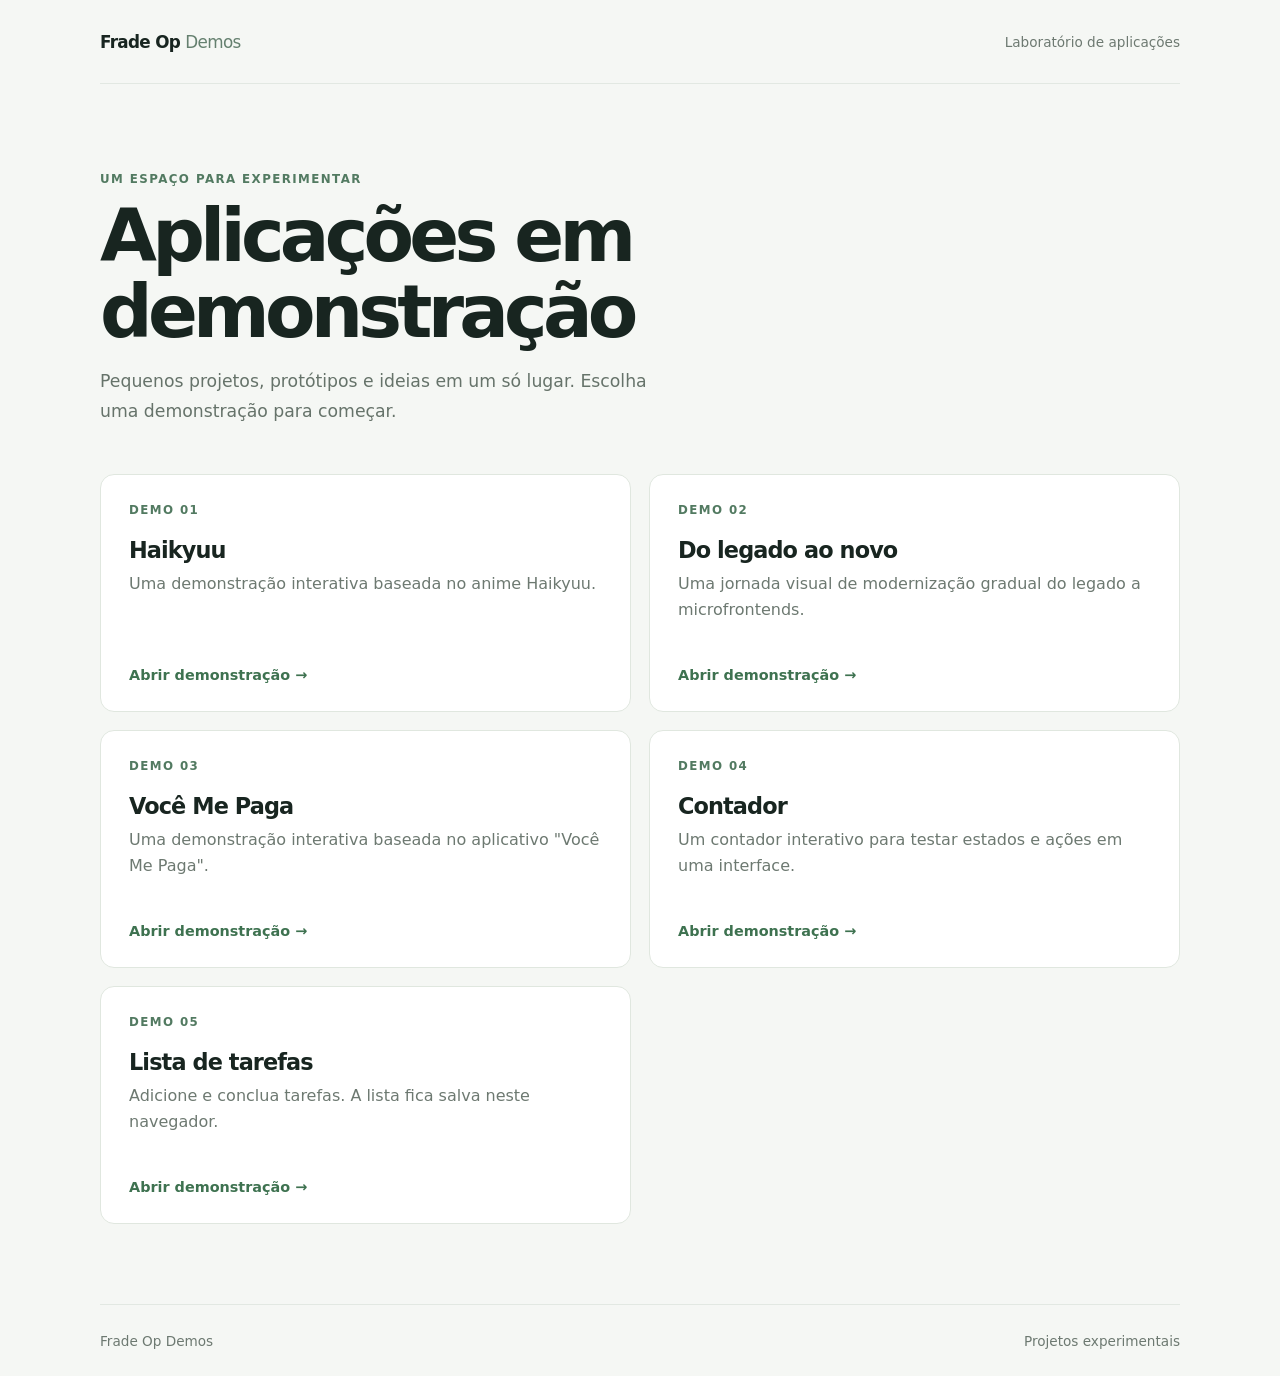
<file: index.html>
<!doctype html>
<html lang="pt-BR">
  <head>
    <meta charset="utf-8">
    <meta name="viewport" content="width=device-width, initial-scale=1">
    <meta name="description" content="Demonstrações e aplicações de teste da Frade Op.">
    <title>Demos | Frade Op</title>
    <link rel="stylesheet" href="styles.css">
  </head>
  <body>
    <header class="site-header">
      <a class="brand" href="./">Frade Op <span>Demos</span></a>
      <span class="header-note">Laboratório de aplicações</span>
    </header>
    <main class="container">
      <section class="hero">
        <p class="eyebrow">UM ESPAÇO PARA EXPERIMENTAR</p>
        <h1>Aplicações em demonstração</h1>
        <p class="intro">Pequenos projetos, protótipos e ideias em um só lugar. Escolha uma demonstração para começar.</p>
      </section>
      <section class="demo-grid" aria-label="Demonstrações disponíveis">
        <a class="demo-card" href="haikyuu/">
          <span class="demo-number">DEMO 01</span>
          <h2>Haikyuu</h2>
          <p>Uma demonstração interativa baseada no anime Haikyuu.</p>
          <span class="card-link">Abrir demonstração <span aria-hidden="true">→</span></span>
        </a>
        <a class="demo-card" href="legacy-to-new-demo/">
          <span class="demo-number">DEMO 02</span>
          <h2>Do legado ao novo</h2>
          <p>Uma jornada visual de modernização gradual do legado a microfrontends.</p>
          <span class="card-link">Abrir demonstração <span aria-hidden="true">→</span></span>
        </a>
        <a class="demo-card" href="voce-me-paga/">
          <span class="demo-number">DEMO 03</span>
          <h2>Você Me Paga</h2>
          <p>Uma demonstração interativa baseada no aplicativo "Você Me Paga".</p>
          <span class="card-link">Abrir demonstração <span aria-hidden="true">→</span></span>
        </a>
        <a class="demo-card" href="demo-1/">
          <span class="demo-number">DEMO 04</span>
          <h2>Contador</h2>
          <p>Um contador interativo para testar estados e ações em uma interface.</p>
          <span class="card-link">Abrir demonstração <span aria-hidden="true">→</span></span>
        </a>
        <a class="demo-card" href="demo-2/">
          <span class="demo-number">DEMO 05</span>
          <h2>Lista de tarefas</h2>
          <p>Adicione e conclua tarefas. A lista fica salva neste navegador.</p>
          <span class="card-link">Abrir demonstração <span aria-hidden="true">→</span></span>
        </a>
      </section>
    </main>
    <footer class="site-footer">
      <span>Frade Op Demos</span>
      <span>Projetos experimentais</span>
    </footer>
  </body>
</html>
</file>
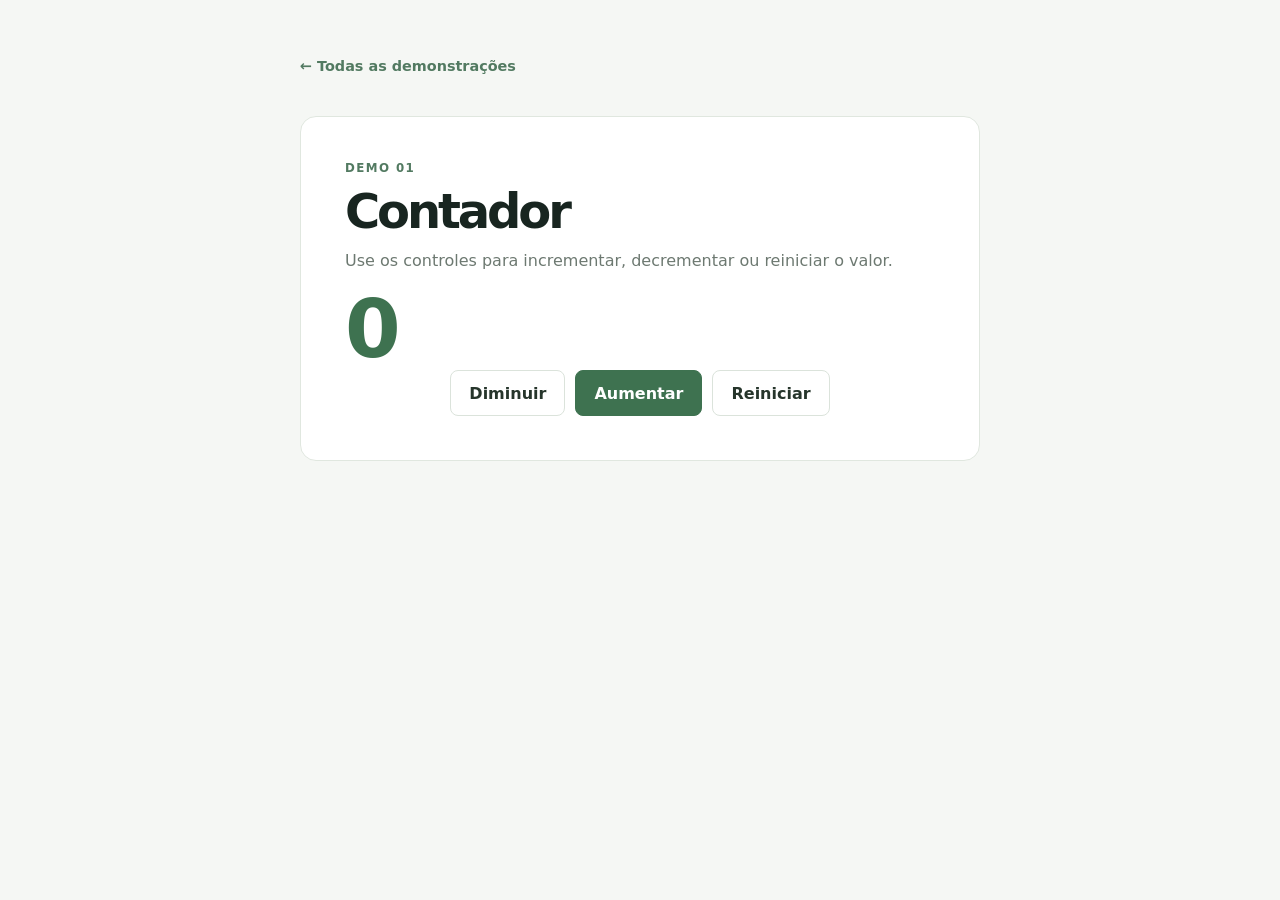
<file: demo-1/index.html>
<!doctype html>
<html lang="pt-BR">
  <head>
    <meta charset="utf-8">
    <meta name="viewport" content="width=device-width, initial-scale=1">
    <meta name="description" content="Demonstração interativa de um contador.">
    <title>Contador | Frade Op Demos</title>
    <link rel="stylesheet" href="../styles.css">
  </head>
  <body class="app-page">
    <main class="app-main">
      <a class="back-link" href="../">← Todas as demonstrações</a>
      <section class="app-panel">
        <p class="demo-number">DEMO 01</p>
        <h1>Contador</h1>
        <p class="app-description">Use os controles para incrementar, decrementar ou reiniciar o valor.</p>
        <output class="counter" id="count" aria-live="polite">0</output>
        <div class="button-row">
          <button type="button" id="decrement">Diminuir</button>
          <button type="button" class="primary" id="increment">Aumentar</button>
          <button type="button" id="reset">Reiniciar</button>
        </div>
      </section>
    </main>
    <script>
      const countOutput = document.querySelector("#count");
      let count = 0;

      function renderCount() {
        countOutput.textContent = String(count);
      }

      document.querySelector("#increment").addEventListener("click", () => {
        count += 1;
        renderCount();
      });

      document.querySelector("#decrement").addEventListener("click", () => {
        count -= 1;
        renderCount();
      });

      document.querySelector("#reset").addEventListener("click", () => {
        count = 0;
        renderCount();
      });
    </script>
  </body>
</html>
</file>
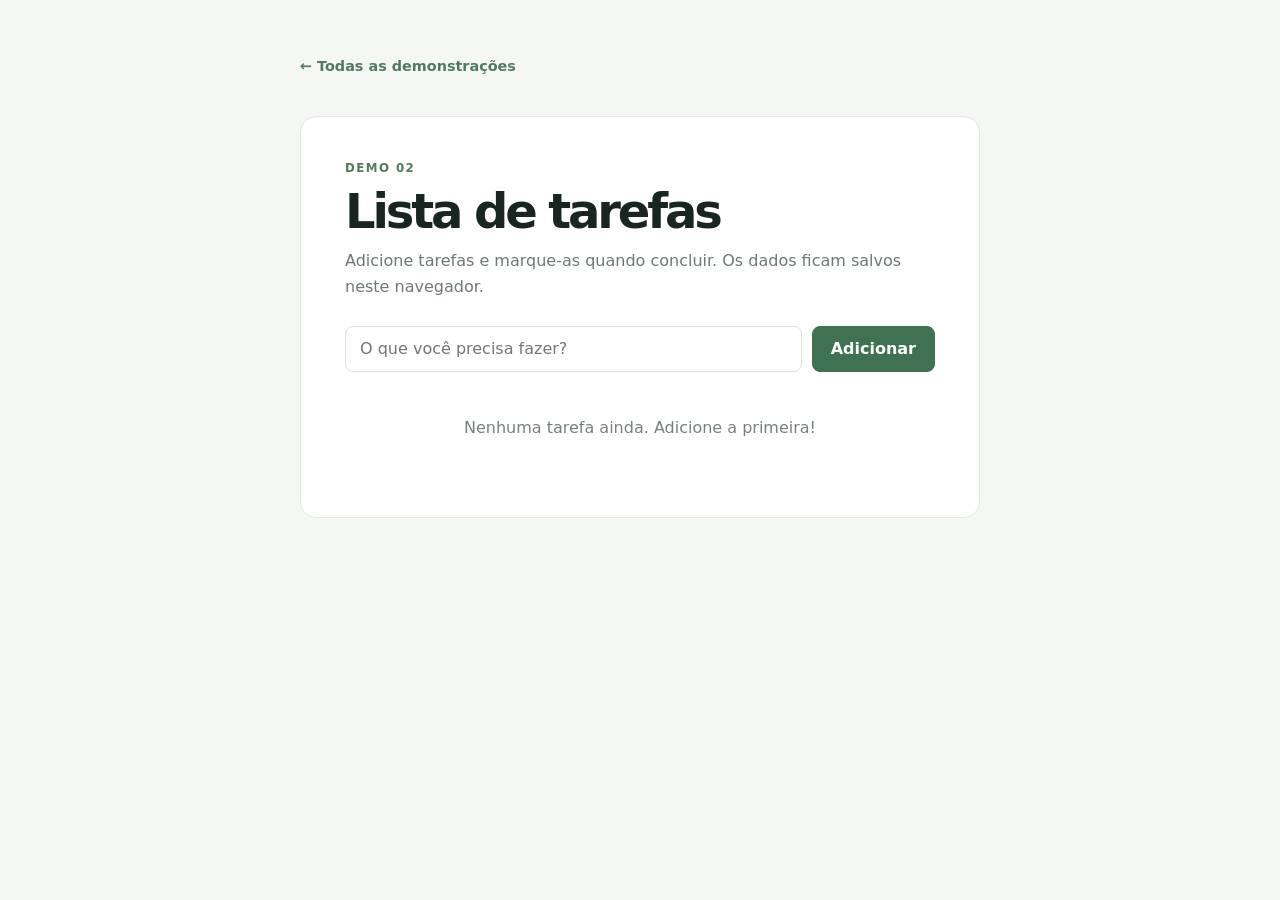
<file: demo-2/index.html>
<!doctype html>
<html lang="pt-BR">
  <head>
    <meta charset="utf-8">
    <meta name="viewport" content="width=device-width, initial-scale=1">
    <meta name="description" content="Demonstração de uma lista de tarefas local.">
    <title>Lista de tarefas | Frade Op Demos</title>
    <link rel="stylesheet" href="../styles.css">
  </head>
  <body class="app-page">
    <main class="app-main">
      <a class="back-link" href="../">← Todas as demonstrações</a>
      <section class="app-panel">
        <p class="demo-number">DEMO 02</p>
        <h1>Lista de tarefas</h1>
        <p class="app-description">Adicione tarefas e marque-as quando concluir. Os dados ficam salvos neste navegador.</p>
        <form class="task-form" id="task-form">
          <label class="visually-hidden" for="task-input">Nova tarefa</label>
          <input id="task-input" name="task" type="text" maxlength="120" placeholder="O que você precisa fazer?" required>
          <button class="primary" type="submit">Adicionar</button>
        </form>
        <ul class="task-list" id="task-list" aria-label="Tarefas"></ul>
        <p class="empty-state" id="empty-state">Nenhuma tarefa ainda. Adicione a primeira!</p>
      </section>
    </main>
    <script>
      const storageKey = "frade-op-demo-2-tasks";
      const form = document.querySelector("#task-form");
      const input = document.querySelector("#task-input");
      const list = document.querySelector("#task-list");
      const emptyState = document.querySelector("#empty-state");
      let tasks = JSON.parse(localStorage.getItem(storageKey) || "[]");

      function saveTasks() {
        localStorage.setItem(storageKey, JSON.stringify(tasks));
      }

      function renderTasks() {
        list.replaceChildren();
        emptyState.hidden = tasks.length > 0;

        tasks.forEach((task) => {
          const item = document.createElement("li");
          const checkbox = document.createElement("input");
          const label = document.createElement("span");
          const removeButton = document.createElement("button");

          checkbox.type = "checkbox";
          checkbox.checked = task.completed;
          checkbox.setAttribute("aria-label", `Concluir: ${task.text}`);
          checkbox.addEventListener("change", () => {
            task.completed = checkbox.checked;
            saveTasks();
            renderTasks();
          });

          label.textContent = task.text;

          removeButton.type = "button";
          removeButton.className = "remove-task";
          removeButton.textContent = "Remover";
          removeButton.setAttribute("aria-label", `Remover: ${task.text}`);
          removeButton.addEventListener("click", () => {
            tasks = tasks.filter((entry) => entry.id !== task.id);
            saveTasks();
            renderTasks();
          });

          if (task.completed) item.classList.add("completed");
          item.append(checkbox, label, removeButton);
          list.append(item);
        });
      }

      form.addEventListener("submit", (event) => {
        event.preventDefault();
        const text = input.value.trim();
        if (!text) return;

        tasks.push({ id: crypto.randomUUID(), text, completed: false });
        saveTasks();
        renderTasks();
        form.reset();
        input.focus();
      });

      renderTasks();
    </script>
  </body>
</html>
</file>
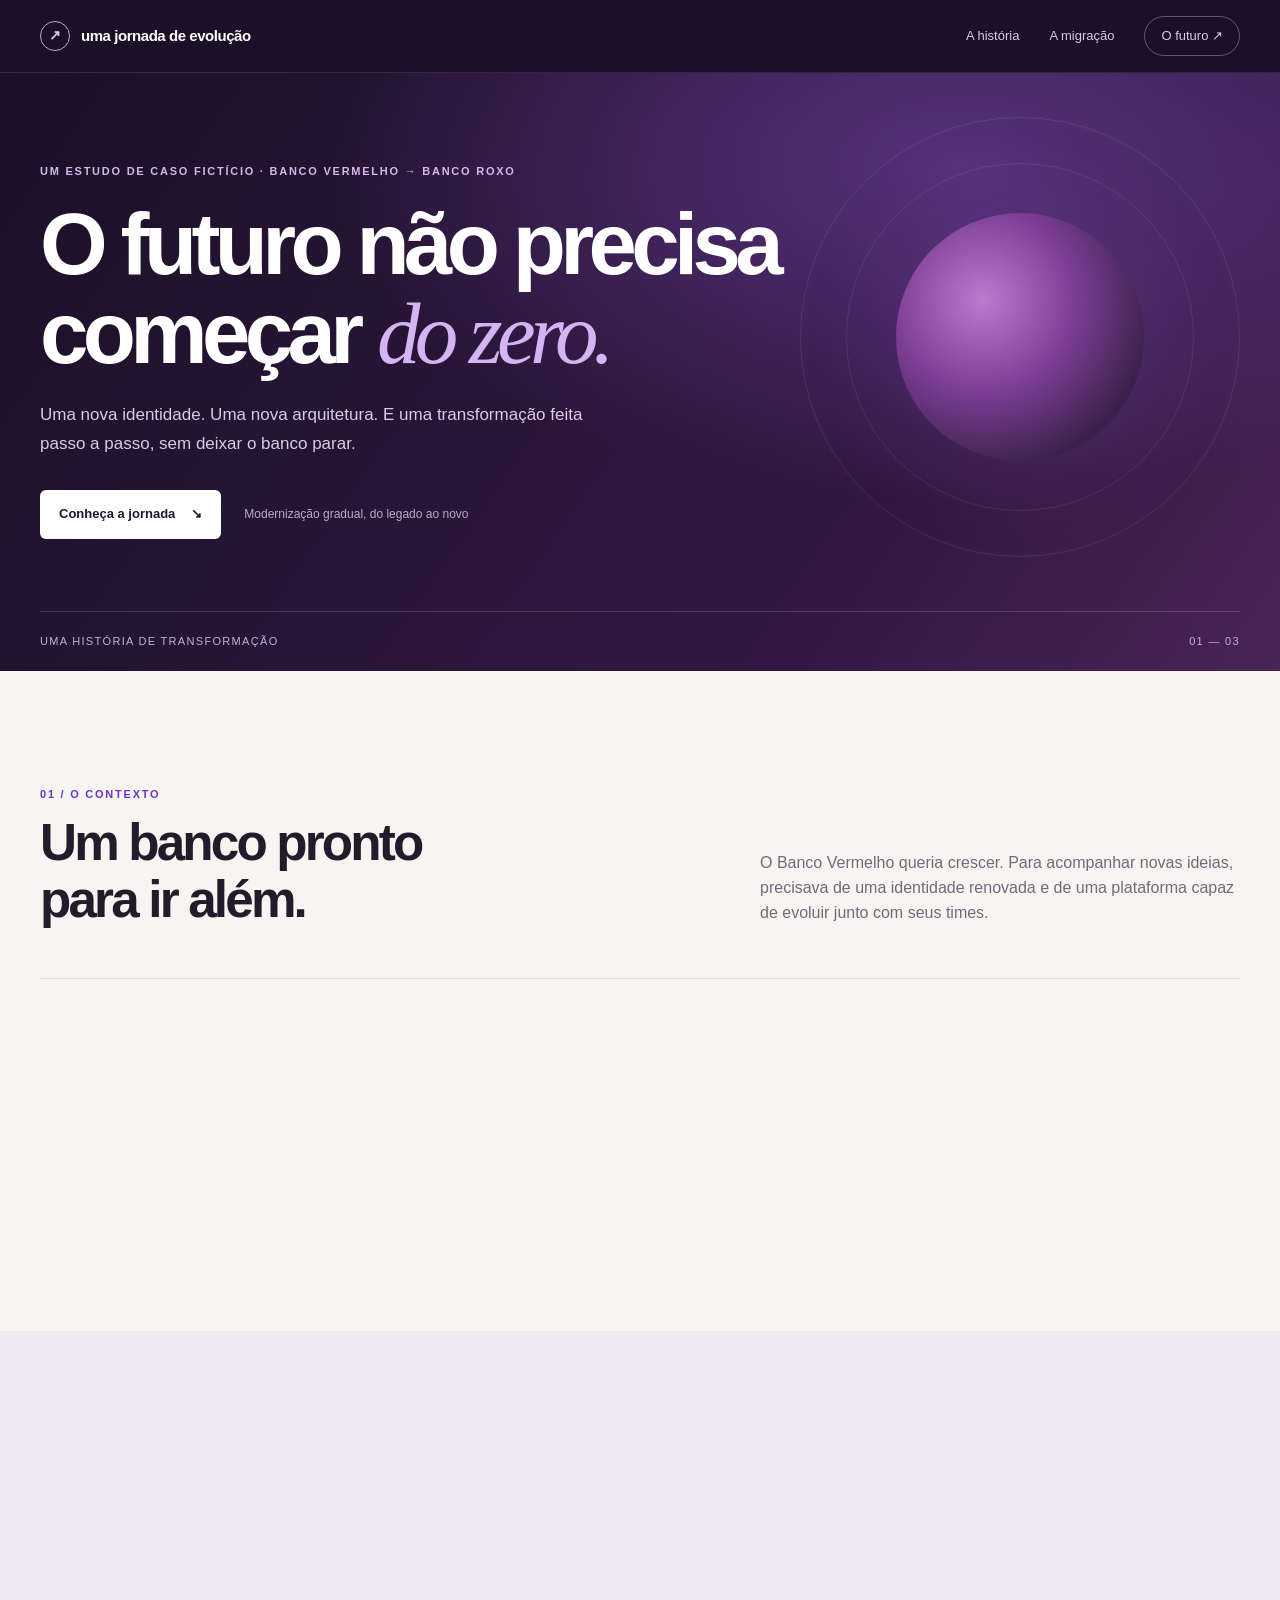
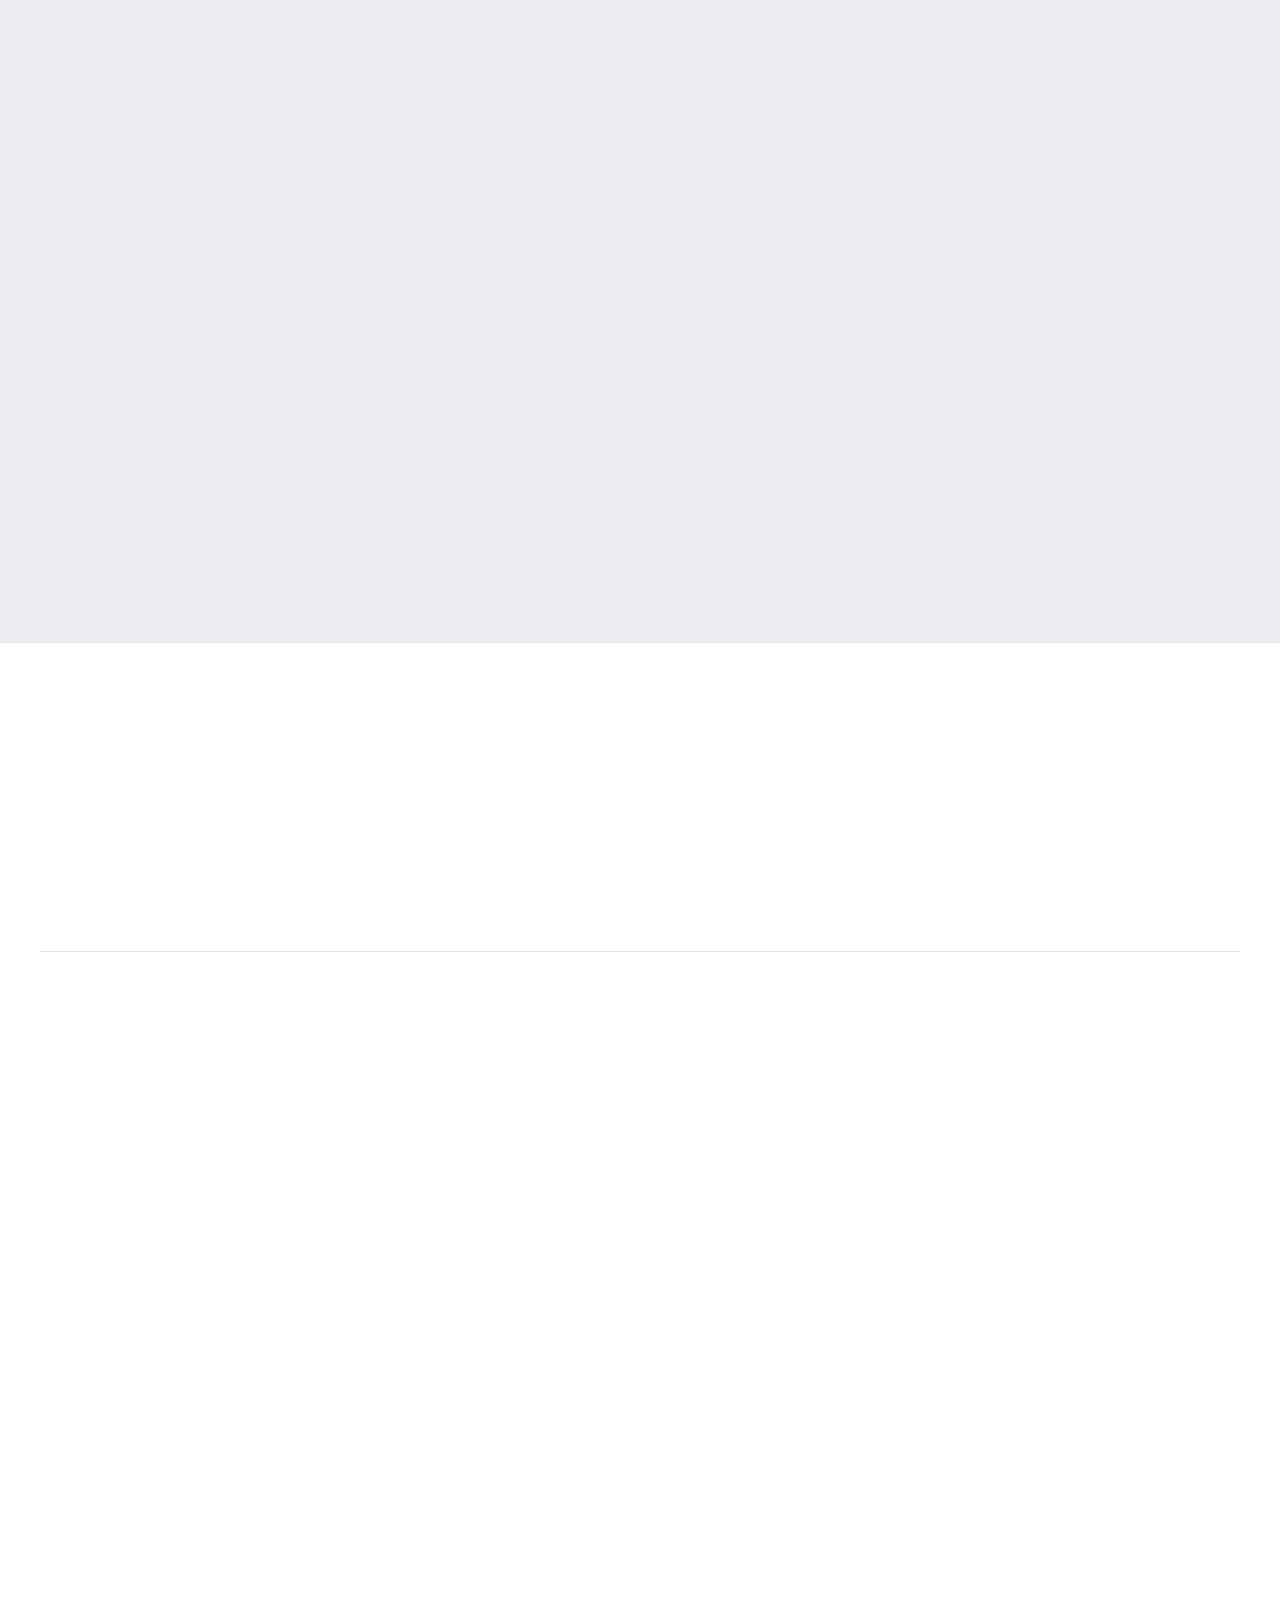
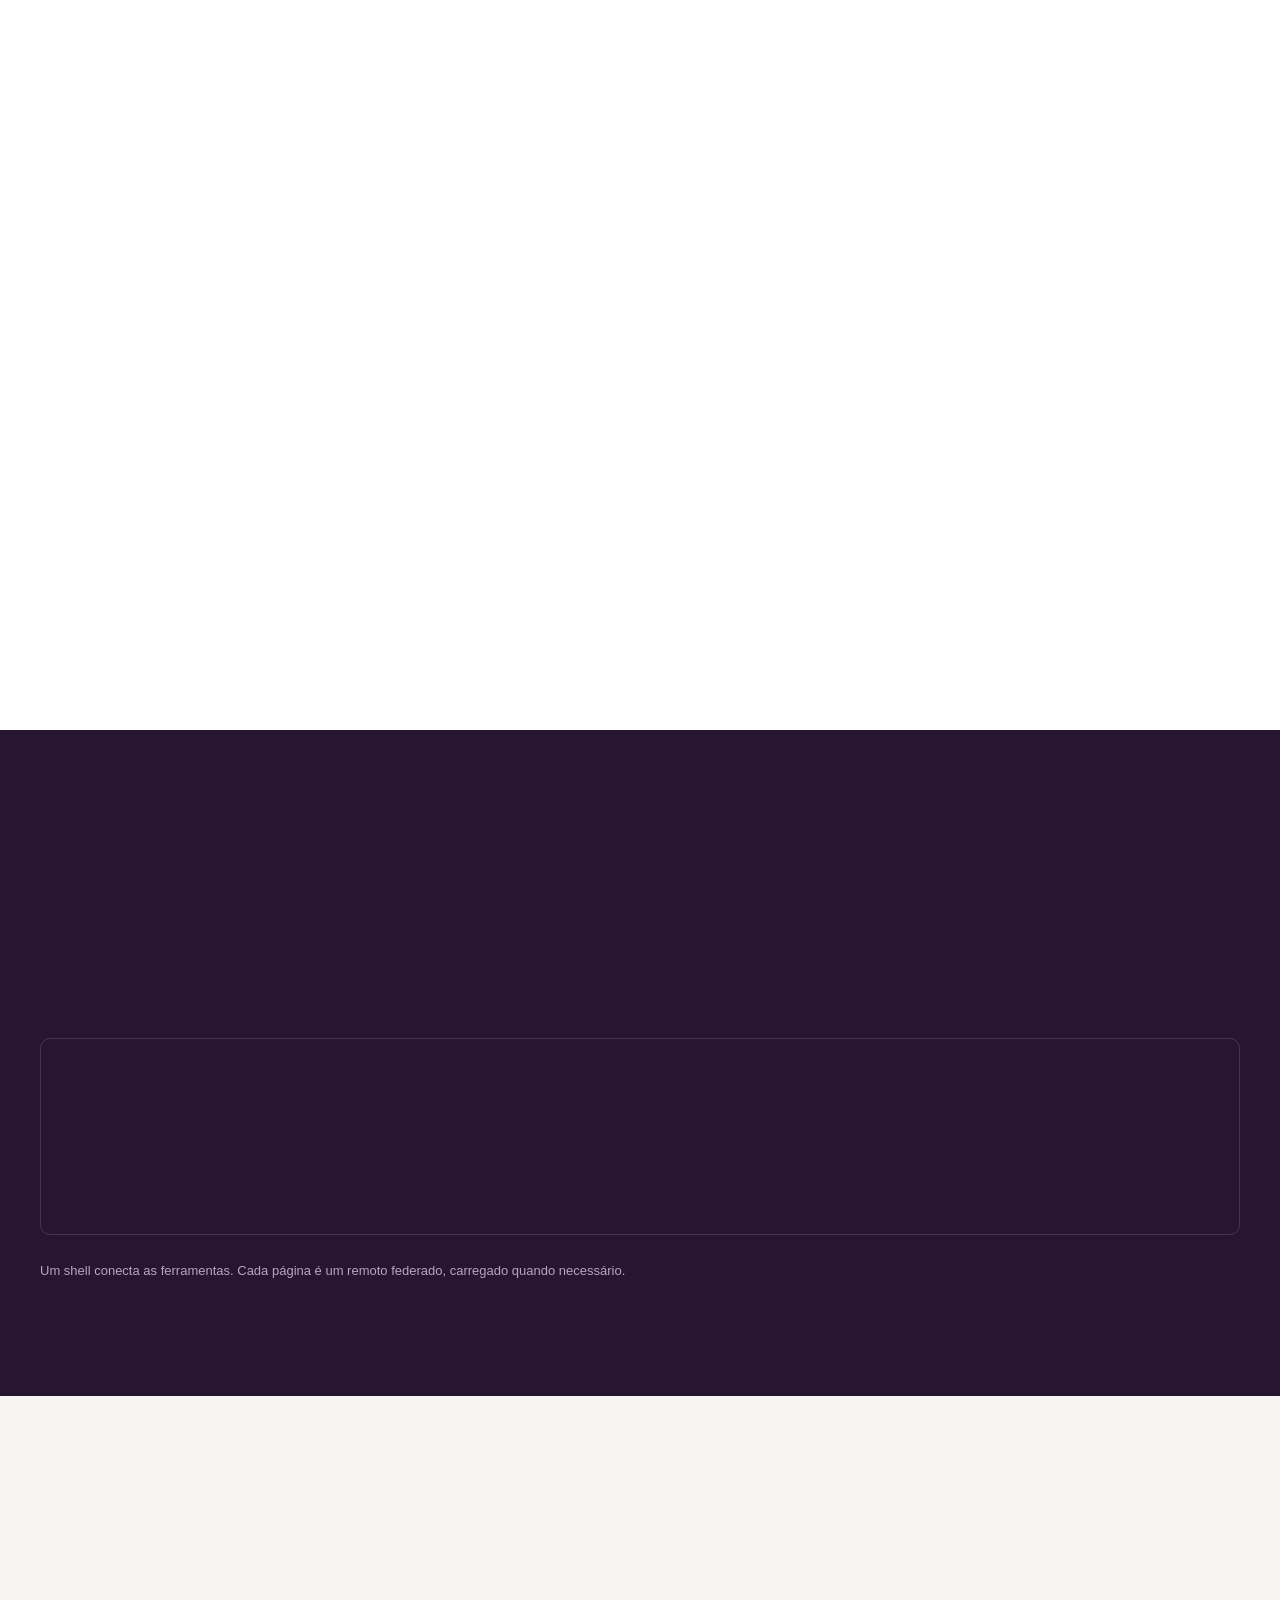
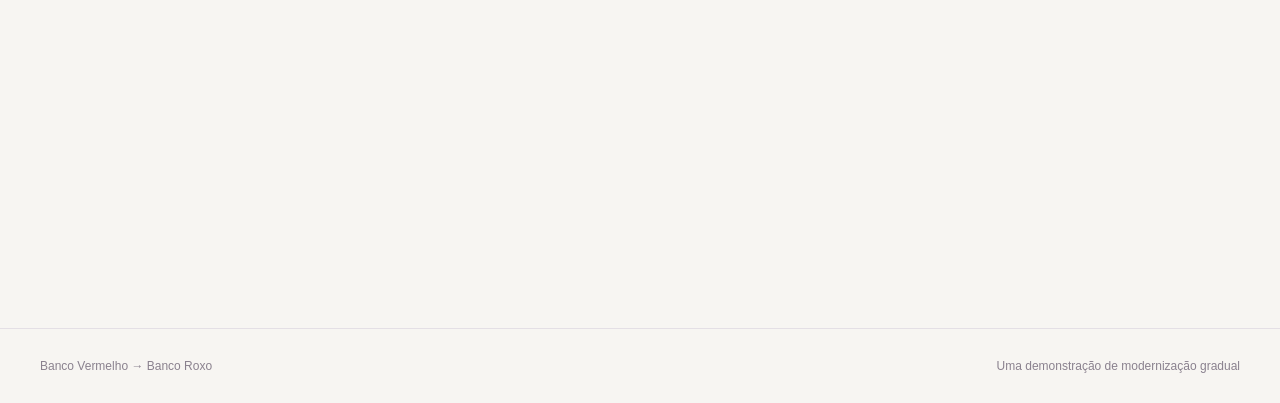
<file: legacy-to-new-demo/index.html>
<!doctype html>
<html lang="pt-BR">
<head>
  <meta charset="utf-8">
  <meta name="viewport" content="width=device-width, initial-scale=1">
  <meta name="description" content="A jornada fictícia do Banco Vermelho ao Banco Roxo: modernização gradual e microfrontends.">
  <link rel="icon" type="image/svg+xml" href="assets/favicon.svg">
  <title>De vermelho a roxo — Uma jornada de modernização</title>
  <style>
    :root {
      color-scheme: light;
      --ink: #211b2a;
      --muted: #716a77;
      --paper: #f7f5f2;
      --purple: #6b35c9;
      --dark: #20132d;
      --line: #e4dfe5;
    }
    * { box-sizing: border-box; }
    html { scroll-behavior: smooth; }
    body { margin: 0; background: var(--paper); color: var(--ink); font-family: "Segoe UI", Arial, sans-serif; line-height: 1.55; }
    a { color: inherit; }
    a:focus-visible, button:focus-visible { outline: 3px solid #ecae62; outline-offset: 4px; }
    .wrap { width: min(1200px, calc(100% - 48px)); margin-inline: auto; }
    .topbar { background: #1b1027; color: white; border-bottom: 1px solid #ffffff1a; }
    .topbar-inner { min-height: 72px; display: flex; align-items: center; justify-content: space-between; gap: 24px; }
    .brand { display: flex; gap: 11px; align-items: center; text-decoration: none; font-weight: 700; font-size: 15px; letter-spacing: -.03em; }
    .brand-mark { width: 30px; height: 30px; border: 1px solid #bca3d8; border-radius: 50%; display: grid; place-items: center; font-size: 14px; color: #decaf3; }
    .topbar nav { display: flex; align-items: center; flex-wrap: wrap; gap: 30px; font-size: 13px; color: #d7cde0; }
    .topbar nav a { text-decoration: none; transition: color .2s; }
    .topbar nav a:hover { color: white; }
    .topbar .nav-link { border: 1px solid #ffffff4d; border-radius: 99px; padding: 9px 16px; }
    .hero { color: #fff; background: radial-gradient(ellipse at 75% 15%, #56327b 0, transparent 47%), linear-gradient(125deg, #1b1027, #321842 70%, #4a2457); overflow: hidden; }
    .hero-inner { position: relative; padding: 90px 0 0; }
    .eyebrow { text-transform: uppercase; letter-spacing: .16em; font-weight: 700; font-size: 11px; }
    .hero .eyebrow { color: #d4b8e9; }
    .hero-copy { max-width: 760px; position: relative; z-index: 1; }
    h1, h2, h3, p { margin-top: 0; }
    h1 { margin: 20px 0 22px; font-size: clamp(48px, 6.8vw, 88px); letter-spacing: -.065em; line-height: 1.02; font-weight: 650; }
    h1 em { font-family: Georgia, serif; font-weight: 400; color: #d4b4f2; }
    .hero-copy > p:not(.eyebrow) { max-width: 545px; color: #d8cde0; font-size: 17px; line-height: 1.7; }
    .hero-actions { display: flex; gap: 23px; align-items: center; flex-wrap: wrap; margin-top: 32px; }
    .button { display: inline-flex; gap: 16px; align-items: center; background: #fff; color: #24142c; border-radius: 6px; padding: 14px 19px; text-decoration: none; font-weight: 700; font-size: 13px; transition: transform .2s, background .2s; }
    .button:hover { transform: translateY(-3px); background: #eee3fb; }
    .hero-note { color: #baadc4; font-size: 12px; }
    .hero-bottom { margin-top: 72px; padding: 21px 0; border-top: 1px solid #ffffff29; display: flex; justify-content: space-between; gap: 20px; color: #c1b2ce; font-size: 11px; letter-spacing: .12em; text-transform: uppercase; }
    .hero-orbit { position: absolute; width: 440px; height: 440px; right: 0; top: 44px; border: 1px solid #ffffff15; border-radius: 50%; pointer-events: none; }
    .hero-orbit::before, .hero-orbit::after { content: ""; position: absolute; border: 1px solid #ffffff15; border-radius: 50%; inset: 45px; }
    .hero-orbit::after { inset: 95px; background: radial-gradient(circle at 35% 35%, #bd7acd, #793c92 42%, #3b224a 75%); border: 0; box-shadow: 0 0 100px #a95ac52b; }
    section { scroll-margin-top: 20px; }
    .section { padding: 115px 0; }
    .section-head { display: grid; grid-template-columns: 1fr 1fr; gap: 40px; align-items: end; margin-bottom: 50px; }
    .section-head .eyebrow, .eyebrow.purple { color: var(--purple); }
    h2 { font-size: clamp(35px, 4vw, 56px); letter-spacing: -.055em; line-height: 1.12; font-weight: 650; margin-bottom: 0; }
    .section-head > p { max-width: 480px; color: var(--muted); margin: 0 0 3px auto; font-size: 16px; }
    .story-grid { display: grid; grid-template-columns: repeat(3, 1fr); border-top: 1px solid var(--line); }
    .story-card { padding: 30px 28px 4px 0; }
    .story-card + .story-card { padding-left: 28px; border-left: 1px solid var(--line); }
    .number { display: inline-flex; width: 38px; height: 38px; border-radius: 50%; align-items: center; justify-content: center; background: #ebe4ef; color: #633d7f; font-size: 12px; font-weight: 700; }
    .story-card h3 { font-size: 19px; letter-spacing: -.03em; margin: 24px 0 10px; }
    .story-card p, .stage-text p, .team p { color: var(--muted); font-size: 14px; }
    .showcase { background: #eeeaf1; }
    .showcase-head { display: flex; justify-content: space-between; align-items: end; gap: 30px; margin-bottom: 35px; }
    .showcase-head p { color: var(--muted); max-width: 390px; margin: 0; font-size: 14px; }
    .comparison { display: grid; grid-template-columns: 1fr 1fr; gap: 20px; }
    .screen-card { min-width: 0; background: #fff; border: 1px solid #e3dce6; border-radius: 10px; overflow: hidden; box-shadow: 0 18px 45px #3924490a; transition: transform .25s, box-shadow .25s; }
    .screen-card:hover { transform: translateY(-5px); box-shadow: 0 24px 55px #39244920; }
    .screen-label { display: flex; justify-content: space-between; gap: 12px; align-items: center; padding: 20px 22px; }
    .screen-label strong { display: block; font-size: 14px; }
    .screen-label span { color: #89808d; font-size: 12px; }
    .pill { border: 1px solid #e5dee8; border-radius: 99px; padding: 5px 10px; white-space: nowrap; }
    a.pill { color: #694480; font-size: 12px; text-decoration: none; transition: background .2s, border-color .2s; }
    a.pill:hover { background: #f3ebfa; border-color: #bda7cd; }
    .screen-image { background: #eae7ed; overflow: hidden; border-top: 1px solid #eee8f0; }
    .screen-image img { display: block; width: 100%; height: auto; transition: transform .5s; }
    .screen-card:hover img { transform: scale(1.025); }
    .screen-caption { padding: 15px 22px 19px; color: var(--muted); font-size: 13px; margin: 0; }
    .journey { background: #fff; }
    .stages { border-top: 1px solid var(--line); }
    .stage { display: grid; grid-template-columns: 100px 1fr 1.1fr; gap: 32px; align-items: start; padding: 35px 0; border-bottom: 1px solid var(--line); }
    .stage-index { color: #aaa1ac; font-family: Georgia, serif; font-size: 30px; }
    .stage-text .eyebrow { color: #8c7898; margin-bottom: 10px; }
    .stage-text h3 { font-size: 24px; letter-spacing: -.04em; margin-bottom: 10px; }
    .stage-text p { max-width: 350px; margin: 0; }
    .project-link { display: inline-block; margin-top: 16px; color: #6939a2; font-size: 13px; font-weight: 700; text-decoration: none; }
    .project-link:hover { text-decoration: underline; }
    .stage-detail { border-left: 2px solid #e9e1eb; padding: 2px 0 2px 22px; color: #635b69; font-size: 14px; }
    .stage-detail strong { color: var(--ink); }
    .stage-detail p:last-child { margin-bottom: 0; }
    .transition-preview { display: grid; grid-template-columns: 1.2fr 1fr; align-items: center; gap: 55px; margin-top: 70px; }
    .transition-preview h3 { font-size: 30px; line-height: 1.15; letter-spacing: -.04em; margin-bottom: 16px; }
    .transition-preview p { color: var(--muted); font-size: 15px; }
    .transition-preview .screen-card { transform: rotate(-1deg); }
    .transition-preview .screen-card:hover { transform: rotate(0) translateY(-4px); }
    .teams { background: #261631; color: white; }
    .teams .section-head > p { color: #c2b4cb; }
    .teams .eyebrow { color: #c7a6eb; }
    .team-grid { display: grid; grid-template-columns: repeat(4, 1fr); border: 1px solid #ffffff24; border-radius: 10px; overflow: hidden; }
    .team { min-height: 195px; padding: 25px; transition: background .25s; }
    .team + .team { border-left: 1px solid #ffffff24; }
    .team:hover { background: #ffffff0d; }
    .team-icon { display: grid; place-items: center; width: 37px; height: 37px; background: #ffffff12; color: #e0c3f6; border: 1px solid #ffffff24; border-radius: 9px; font-size: 19px; }
    .team h3 { margin: 22px 0 7px; font-size: 16px; }
    .team p { color: #c2b4cb; margin: 0; }
    .team-note { margin: 26px 0 0; color: #b7a5c2; font-size: 13px; }
    .outcome { padding: 100px 0; }
    .outcome-box { display: flex; justify-content: space-between; align-items: center; gap: 40px; border-top: 1px solid var(--line); border-bottom: 1px solid var(--line); padding: 46px 0; }
    .outcome-box h2 { max-width: 650px; }
    .outcome-box p { max-width: 400px; margin: 15px 0 0; color: var(--muted); font-size: 15px; }
    .button.dark { background: #2b173a; color: white; white-space: nowrap; }
    .button.dark:hover { background: #633d7f; }
    footer { border-top: 1px solid var(--line); padding: 28px 0; color: #8a818e; font-size: 12px; }
    .footer-inner { display: flex; justify-content: space-between; gap: 16px; flex-wrap: wrap; }
    .reveal { opacity: 1; transform: none; transition: opacity .65s ease, transform .65s ease; }
    .js-motion .reveal:not(.visible) { opacity: 0; transform: translateY(18px); }
    @media (max-width: 800px) {
      .hero-orbit { opacity: .35; right: -200px; }
      .hero-inner { padding-top: 75px; }
      .section { padding: 80px 0; }
      .section-head, .transition-preview { grid-template-columns: 1fr; gap: 25px; }
      .section-head > p { margin-left: 0; }
      .story-grid { grid-template-columns: 1fr; }
      .story-card, .story-card + .story-card { border-left: 0; border-bottom: 1px solid var(--line); padding: 25px 0; }
      .story-card h3 { margin-top: 14px; }
      .stage { grid-template-columns: 55px 1fr; gap: 20px; }
      .stage-detail { grid-column: 2; }
      .team-grid { grid-template-columns: 1fr 1fr; }
      .team:nth-child(3) { border-left: 0; }
      .team:nth-child(n+3) { border-top: 1px solid #ffffff24; }
      .outcome-box { align-items: start; flex-direction: column; }
    }
    @media (max-width: 560px) {
      .wrap { width: min(100% - 32px, 1200px); }
      .topbar-inner { align-items: flex-start; flex-direction: column; padding: 18px 0; gap: 16px; }
      .topbar nav { gap: 18px; }
      .topbar .nav-link { padding: 6px 10px; }
      .hero-inner { padding-top: 58px; }
      .hero-bottom { margin-top: 55px; font-size: 10px; }
      .comparison { grid-template-columns: 1fr; }
      .showcase-head { display: block; }
      .showcase-head p { margin-top: 16px; }
      .team-grid { grid-template-columns: 1fr; }
      .team { min-height: 0; }
      .team + .team { border-left: 0; border-top: 1px solid #ffffff24; }
      .outcome { padding: 70px 0; }
    }
    @media (prefers-reduced-motion: reduce) {
      *, *::before, *::after { scroll-behavior: auto !important; transition-duration: .01ms !important; animation-duration: .01ms !important; }
      .js-motion .reveal:not(.visible) { opacity: 1; transform: none; }
    }
  </style>
</head>
<body>
  <header class="topbar">
    <div class="wrap topbar-inner">
      <a class="brand" href="#inicio"><span class="brand-mark" aria-hidden="true">↗</span> uma jornada de evolução</a>
      <nav aria-label="Navegação da página">
        <a href="#historia">A história</a>
        <a href="#jornada">A migração</a>
        <a class="nav-link" href="#arquitetura">O futuro <span aria-hidden="true">↗</span></a>
      </nav>
    </div>
  </header>

  <main>
    <section class="hero" id="inicio">
      <div class="wrap hero-inner">
        <div class="hero-orbit" aria-hidden="true"></div>
        <div class="hero-copy">
          <p class="eyebrow">Um estudo de caso fictício · Banco Vermelho → Banco Roxo</p>
          <h1>O futuro não precisa começar <em>do zero.</em></h1>
          <p>Uma nova identidade. Uma nova arquitetura. E uma transformação feita passo a passo, sem deixar o banco parar.</p>
          <div class="hero-actions">
            <a class="button" href="#historia">Conheça a jornada <span aria-hidden="true">↘</span></a>
            <span class="hero-note">Modernização gradual, do legado ao novo</span>
          </div>
        </div>
        <div class="hero-bottom"><span>Uma história de transformação</span><span>01 — 03</span></div>
      </div>
    </section>

    <section class="section" id="historia">
      <div class="wrap">
        <div class="section-head reveal">
          <div><p class="eyebrow">01 / O contexto</p><h2>Um banco pronto<br>para ir além.</h2></div>
          <p>O Banco Vermelho queria crescer. Para acompanhar novas ideias, precisava de uma identidade renovada e de uma plataforma capaz de evoluir junto com seus times.</p>
        </div>
        <div class="story-grid">
          <article class="story-card reveal"><span class="number">01</span><h3>Uma base que funciona</h3><p>O sistema interno legado atendia às operações do banco, mas concentrava as páginas em um mesmo layout e dependia de resolvers que atrasavam a navegação.</p></article>
          <article class="story-card reveal"><span class="number">02</span><h3>Uma ambição maior</h3><p>O Banco Vermelho passou por uma repaginação e se tornou Banco Roxo. A mudança também abriu espaço para expandir as ferramentas da empresa.</p></article>
          <article class="story-card reveal"><span class="number">03</span><h3>Uma mudança responsável</h3><p>Em vez de substituir tudo de uma vez, a empresa escolheu migrar por etapas, preservando as ferramentas existentes enquanto as novas ficavam prontas.</p></article>
        </div>
      </div>
    </section>

    <section class="section showcase" aria-labelledby="visual-title">
      <div class="wrap">
        <div class="showcase-head reveal">
          <div><p class="eyebrow purple">Antes & depois</p><h2 id="visual-title">Uma nova cor.<br>A mesma essência.</h2></div>
          <p>Capturas reais das aplicações demonstrativas: a experiência conhecida ganha uma nova identidade e uma nova base tecnológica.</p>
        </div>
        <div class="comparison">
          <article class="screen-card reveal">
            <div class="screen-label"><div><strong>Banco Vermelho</strong><span>O ponto de partida</span></div><a class="pill" href="https://github.com/frade-op/legacy-to-new-demo/tree/main/legacy" target="_blank" rel="noopener noreferrer">Legado · Angular 7 ↗</a></div>
            <div class="screen-image"><img src="assets/screenshots/legado.png" alt="Tela inicial do sistema legado Banco Vermelho, com indicadores, gráfico e movimentações." width="1440" height="900" loading="lazy"></div>
            <p class="screen-caption">Um sistema único, com páginas montadas dinamicamente por um layout compartilhado.</p>
          </article>
          <article class="screen-card reveal">
            <div class="screen-label"><div><strong>Banco Roxo</strong><span>A experiência renovada</span></div><a class="pill" href="https://github.com/frade-op/legacy-to-new-demo/tree/main/new" target="_blank" rel="noopener noreferrer">Novo · Angular 22 ↗</a></div>
            <div class="screen-image"><img src="assets/screenshots/novo.png" alt="Tela inicial do Banco Roxo, com a mesma estrutura e identidade visual roxa." width="1440" height="900" loading="lazy"></div>
            <p class="screen-caption">Uma interface familiar, agora moderna e composta por páginas independentes.</p>
          </article>
        </div>
      </div>
    </section>

    <section class="section journey" id="jornada">
      <div class="wrap">
        <div class="section-head reveal">
          <div><p class="eyebrow">02 / A jornada</p><h2>Transformar sem<br>interromper.</h2></div>
          <p>A migração acompanha o ritmo do negócio: cada etapa mantém o acesso às funcionalidades enquanto a próxima é construída.</p>
        </div>
        <div class="stages">
          <article class="stage reveal">
            <span class="stage-index">01</span>
            <div class="stage-text"><p class="eyebrow">O ponto de partida</p><h3>Legado em operação</h3><p>O Banco Vermelho reúne quatro páginas em uma aplicação Angular 7.</p><a class="project-link" href="https://github.com/frade-op/legacy-to-new-demo/tree/main/legacy" target="_blank" rel="noopener noreferrer">Ver projeto legado no GitHub ↗</a></div>
            <div class="stage-detail"><p><strong>Uma estrutura compartilhada.</strong> Um único layout monta as páginas e os resolvers simulam uma espera de três segundos antes de exibir os dados.</p></div>
          </article>
          <article class="stage reveal">
            <span class="stage-index">02</span>
            <div class="stage-text"><p class="eyebrow">A transição</p><h3>Convivência gradual</h3><p>O Banco Roxo chega primeiro à visão geral e às contas. As demais ferramentas continuam funcionando no legado.</p><a class="project-link" href="https://github.com/frade-op/legacy-to-new-demo/tree/main/middle-term" target="_blank" rel="noopener noreferrer">Ver projeto intermediário no GitHub ↗</a></div>
            <div class="stage-detail"><p><strong>Duas aplicações, uma jornada.</strong> A navegação por URL conecta Angular 22 e Angular 7. Nesta etapa, cada aplicação mantém seu próprio runtime.</p></div>
          </article>
          <article class="stage reveal">
            <span class="stage-index">03</span>
            <div class="stage-text"><p class="eyebrow">A evolução</p><h3>Uma plataforma modular</h3><p>As quatro páginas são recriadas em Angular moderno e passam a ser carregadas como microfrontends.</p><a class="project-link" href="https://github.com/frade-op/legacy-to-new-demo/tree/main/new" target="_blank" rel="noopener noreferrer">Ver projeto novo no GitHub ↗</a></div>
            <div class="stage-detail"><p><strong>Uma base para crescer.</strong> Module Federation com Vite permite compor os remotos no shell e compartilhar o runtime Angular compatível.</p></div>
          </article>
        </div>
        <div class="transition-preview reveal">
          <article class="screen-card">
            <div class="screen-label"><div><strong>Durante a migração</strong><span>Movimentações no legado, já com a identidade roxa</span></div><a class="pill" href="https://github.com/frade-op/legacy-to-new-demo/tree/main/middle-term" target="_blank" rel="noopener noreferrer">Etapa intermediária ↗</a></div>
            <div class="screen-image"><img src="assets/screenshots/transicao.png" alt="Página de movimentações do legado na etapa intermediária, usando a identidade do Banco Roxo." width="1440" height="900" loading="lazy"></div>
          </article>
          <div><p class="eyebrow purple">O melhor dos dois momentos</p><h3>O novo chega.<br>O que funciona fica.</h3><p>A identidade visual é renovada antes de toda a tecnologia ser substituída. Enquanto contas já vive no sistema moderno, movimentações e investimentos permanecem no legado até sua migração.</p></div>
        </div>
      </div>
    </section>

    <section class="section teams" id="arquitetura">
      <div class="wrap">
        <div class="section-head reveal">
          <div><p class="eyebrow">03 / A arquitetura</p><h2>Mais autonomia.<br>Mais possibilidades.</h2></div>
          <p>Com microfrontends, cada time pode cuidar de uma ferramenta e evoluí-la de forma independente, dentro de uma experiência integrada.</p>
        </div>
        <div class="team-grid">
          <article class="team reveal"><span class="team-icon" aria-hidden="true">◫</span><h3>Visão geral</h3><p>O panorama das operações, em um só lugar.</p></article>
          <article class="team reveal"><span class="team-icon" aria-hidden="true">◎</span><h3>Contas</h3><p>A carteira de clientes e suas informações.</p></article>
          <article class="team reveal"><span class="team-icon" aria-hidden="true">⇄</span><h3>Movimentações</h3><p>O acompanhamento das operações do banco.</p></article>
          <article class="team reveal"><span class="team-icon" aria-hidden="true">▥</span><h3>Investimentos</h3><p>Uma visão clara da carteira de investimentos.</p></article>
        </div>
        <p class="team-note">Um shell conecta as ferramentas. Cada página é um remoto federado, carregado quando necessário.</p>
      </div>
    </section>

    <section class="outcome">
      <div class="wrap outcome-box reveal">
        <div><p class="eyebrow purple">A transformação continua</p><h2>Novas possibilidades,<br>sem perder o caminho.</h2><p>Este exemplo é fictício e usa dados demonstrativos. Explore as decisões e os detalhes técnicos de cada etapa no repositório.</p></div>
        <a class="button dark" href="https://github.com/frade-op/legacy-to-new-demo" target="_blank" rel="noopener noreferrer">Explorar o projeto <span aria-hidden="true">↗</span></a>
      </div>
    </section>
  </main>
  <footer><div class="wrap footer-inner"><span>Banco Vermelho → Banco Roxo</span><span>Uma demonstração de modernização gradual</span></div></footer>
  <script>
    if ('IntersectionObserver' in window && !window.matchMedia('(prefers-reduced-motion: reduce)').matches) {
      const elements = document.querySelectorAll('.reveal');
      const observer = new IntersectionObserver(entries => {
        entries.forEach(entry => entry.target.classList.toggle('visible', entry.isIntersecting));
      }, { threshold: 0.08 });
      elements.forEach(element => observer.observe(element));
      document.documentElement.classList.add('js-motion');
    }
  </script>
</body>
</html>
</file>
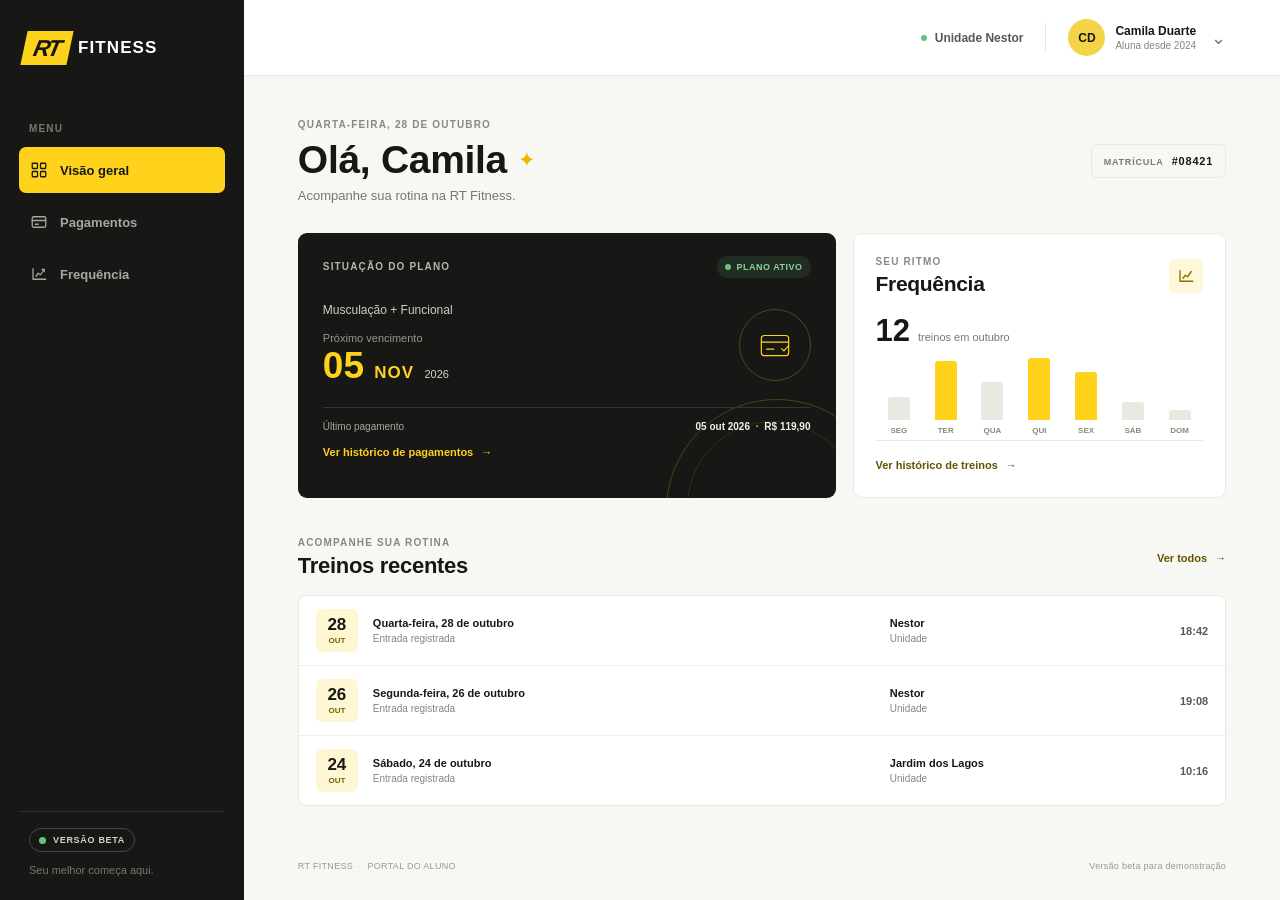
<file: rt-fitness-demo/index.html>
<!doctype html>
<html lang="pt-BR">
  <head>
    <meta charset="utf-8">
    <meta name="viewport" content="width=device-width, initial-scale=1">
    <meta name="theme-color" content="#111111">
    <meta
      name="description"
      content="Portal beta do aluno RT Fitness: pagamentos e frequência."
    >
    <title>RT Fitness | Portal do aluno</title>
    <link rel="stylesheet" href="styles.css">
    <script src="app.js" defer></script>
  </head>
  <body>
    <div class="app-shell">
      <aside class="sidebar" aria-label="Navegação principal">
        <a class="brand" href="#inicio" aria-label="RT Fitness, início">
          <span class="brand-mark">RT</span>
          <span class="brand-name">FITNESS</span>
        </a>

        <p class="sidebar-label">MENU</p>
        <nav class="main-nav">
          <button class="nav-link is-active" type="button" data-screen="overview" aria-current="page">
            <svg viewBox="0 0 24 24" aria-hidden="true"><rect x="3" y="3" width="7" height="7" rx="1"></rect><rect x="14" y="3" width="7" height="7" rx="1"></rect><rect x="3" y="14" width="7" height="7" rx="1"></rect><rect x="14" y="14" width="7" height="7" rx="1"></rect></svg>
            <span>Visão geral</span>
          </button>
          <button class="nav-link" type="button" data-screen="payments">
            <svg viewBox="0 0 24 24" aria-hidden="true"><rect x="3" y="5" width="18" height="14" rx="2"></rect><path d="M3 10h18M7 15h4"></path></svg>
            <span>Pagamentos</span>
          </button>
          <button class="nav-link" type="button" data-screen="attendance">
            <svg viewBox="0 0 24 24" aria-hidden="true"><path d="M4 19V5m0 14h17M8 15l3-4 3 2 5-7"></path><path d="M16 6h3v3"></path></svg>
            <span>Frequência</span>
          </button>
        </nav>

        <div class="sidebar-bottom">
          <span class="beta-pill"><span></span> VERSÃO BETA</span>
          <p>Seu melhor começa aqui.</p>
        </div>
      </aside>

      <div class="main-column">
        <header class="topbar">
          <div class="mobile-brand" aria-label="RT Fitness">
            <span class="brand-mark">RT</span>
            <span class="brand-name">FITNESS</span>
          </div>
          <div class="topbar-spacer"></div>
          <span class="topbar-unit"><span class="status-dot"></span> Unidade Nestor</span>
          <div class="topbar-divider"></div>
          <div class="profile">
            <div class="avatar" aria-hidden="true">CD</div>
            <div class="profile-copy">
              <strong>Camila Duarte</strong>
              <span>Aluna desde 2024</span>
            </div>
            <span class="profile-chevron" aria-hidden="true">⌄</span>
          </div>
        </header>

        <main id="inicio" class="main-content">
          <section class="screen is-visible" id="screen-overview" aria-labelledby="overview-title">
            <div class="page-heading">
              <div>
                <p class="eyebrow">QUARTA-FEIRA, 28 DE OUTUBRO</p>
                <h1 id="overview-title">Olá, Camila <span class="wave" aria-hidden="true">✦</span></h1>
                <p class="page-subtitle">Acompanhe sua rotina na RT Fitness.</p>
              </div>
              <span class="member-id">MATRÍCULA <strong>#08421</strong></span>
            </div>

            <div class="overview-grid">
              <article class="payment-feature">
                <div class="feature-topline">
                  <span class="feature-label">SITUAÇÃO DO PLANO</span>
                  <span class="active-badge"><span></span> PLANO ATIVO</span>
                </div>
                <div class="payment-feature-content">
                  <div>
                    <p class="plan-name">Musculação + Funcional</p>
                    <p class="payment-caption">Próximo vencimento</p>
                    <p class="due-date">05 <span>NOV</span> <small>2026</small></p>
                  </div>
                  <div class="payment-icon" aria-hidden="true">
                    <svg viewBox="0 0 64 64"><rect x="9" y="16" width="46" height="34" rx="5"></rect><path d="M9 27h46M18 39h12"></path><path d="m43 38 4 4 8-9"></path></svg>
                  </div>
                </div>
                <div class="feature-footer">
                  <span>Último pagamento</span>
                  <strong>05 out 2026 <i>·</i> R$ 119,90</strong>
                </div>
                <button class="text-link light-link" type="button" data-go="payments">
                  Ver histórico de pagamentos <span aria-hidden="true">→</span>
                </button>
              </article>

              <article class="attendance-feature">
                <div class="card-heading">
                  <div>
                    <p class="eyebrow">SEU RITMO</p>
                    <h2>Frequência</h2>
                  </div>
                  <span class="chart-icon" aria-hidden="true">
                    <svg viewBox="0 0 24 24"><path d="M4 19V5m0 14h17M8 15l3-4 3 2 5-7"></path></svg>
                  </span>
                </div>
                <p class="attendance-count"><strong>12</strong><span>treinos em outubro</span></p>
                <div class="week-bars" aria-label="Frequência semanal ilustrativa">
                  <span class="bar-item"><i style="--bar-height: 28%"></i><small>SEG</small></span>
                  <span class="bar-item"><i style="--bar-height: 72%"></i><small>TER</small></span>
                  <span class="bar-item"><i style="--bar-height: 46%"></i><small>QUA</small></span>
                  <span class="bar-item"><i style="--bar-height: 84%"></i><small>QUI</small></span>
                  <span class="bar-item"><i style="--bar-height: 58%"></i><small>SEX</small></span>
                  <span class="bar-item"><i style="--bar-height: 22%"></i><small>SÁB</small></span>
                  <span class="bar-item"><i style="--bar-height: 12%"></i><small>DOM</small></span>
                </div>
                <button class="text-link" type="button" data-go="attendance">
                  Ver histórico de treinos <span aria-hidden="true">→</span>
                </button>
              </article>
            </div>

            <section class="recent-section" aria-labelledby="recent-title">
              <div class="section-heading">
                <div>
                  <p class="eyebrow">ACOMPANHE SUA ROTINA</p>
                  <h2 id="recent-title">Treinos recentes</h2>
                </div>
                <button class="text-link" type="button" data-go="attendance">
                  Ver todos <span aria-hidden="true">→</span>
                </button>
              </div>
              <div class="checkin-list compact-list" id="overview-checkins"></div>
            </section>
          </section>

          <section class="screen" id="screen-payments" aria-labelledby="payments-title" hidden>
            <div class="page-heading">
              <div>
                <p class="eyebrow">SUA CONTA</p>
                <h1 id="payments-title">Pagamentos</h1>
                <p class="page-subtitle">Consulte o status do plano e seus pagamentos.</p>
              </div>
            </div>
            <article class="payment-summary">
              <div class="summary-status"><span class="active-badge"><span></span> EM DIA</span></div>
              <div class="summary-grid">
                <div>
                  <span class="detail-label">PLANO</span>
                  <strong>Musculação + Funcional</strong>
                </div>
                <div>
                  <span class="detail-label">PRÓXIMO VENCIMENTO</span>
                  <strong>05 de novembro de 2026</strong>
                </div>
                <div>
                  <span class="detail-label">ÚLTIMO PAGAMENTO</span>
                  <strong>05 de outubro de 2026</strong>
                </div>
                <div>
                  <span class="detail-label">VALOR MENSAL</span>
                  <strong>R$ 119,90</strong>
                </div>
              </div>
              <p class="demo-note">Informações demonstrativas. Consulte a recepção para confirmar seus dados.</p>
            </article>

            <section class="history-section" aria-labelledby="payment-history-title">
              <div class="section-heading">
                <div>
                  <p class="eyebrow">MOVIMENTAÇÕES</p>
                  <h2 id="payment-history-title">Histórico de pagamentos</h2>
                </div>
                <span class="record-count">5 registros</span>
              </div>
              <div class="table-wrap">
                <table class="payment-table">
                  <thead>
                    <tr><th scope="col">REFERÊNCIA</th><th scope="col">DATA DO PAGAMENTO</th><th scope="col">VALOR</th><th scope="col">STATUS</th></tr>
                  </thead>
                  <tbody id="payment-history"></tbody>
                </table>
              </div>
            </section>
          </section>

          <section class="screen" id="screen-attendance" aria-labelledby="attendance-title" hidden>
            <div class="page-heading">
              <div>
                <p class="eyebrow">SUA ROTINA</p>
                <h1 id="attendance-title">Frequência</h1>
                <p class="page-subtitle">Veja quando e onde você treinou.</p>
              </div>
            </div>
            <div class="attendance-stats">
              <article class="stat-card">
                <span class="stat-icon yellow-icon" aria-hidden="true">↗</span>
                <div><strong>12</strong><span>treinos em outubro</span></div>
              </article>
              <article class="stat-card">
                <span class="stat-icon dark-icon" aria-hidden="true">◷</span>
                <div><strong>18:42</strong><span>horário do último treino</span></div>
              </article>
              <article class="stat-card">
                <span class="stat-icon pale-icon" aria-hidden="true">⌖</span>
                <div><strong>Nestor</strong><span>unidade mais visitada</span></div>
              </article>
            </div>
            <section class="history-section" aria-labelledby="checkin-history-title">
              <div class="section-heading history-heading">
                <div>
                  <p class="eyebrow">ENTRADAS REGISTRADAS</p>
                  <h2 id="checkin-history-title">Histórico de treinos</h2>
                </div>
                <label class="filter-label" for="unit-filter">
                  <span>Unidade</span>
                  <select id="unit-filter">
                    <option value="all">Todas as unidades</option>
                    <option value="Nestor">Nestor</option>
                    <option value="Jardim dos Lagos">Jardim dos Lagos</option>
                    <option value="Ermo">Ermo</option>
                  </select>
                </label>
              </div>
              <div class="checkin-list full-list" id="attendance-checkins"></div>
              <p class="empty-state" id="empty-checkins" hidden>Nenhum treino encontrado nesta unidade.</p>
            </section>
          </section>
        </main>

        <footer class="page-footer">
          <span>RT FITNESS <i>·</i> PORTAL DO ALUNO</span>
          <span>Versão beta para demonstração</span>
        </footer>
      </div>
    </div>
    <nav class="mobile-nav" aria-label="Navegação móvel">
      <button class="nav-link is-active" type="button" data-screen="overview" aria-current="page">
        <svg viewBox="0 0 24 24" aria-hidden="true"><rect x="3" y="3" width="7" height="7" rx="1"></rect><rect x="14" y="3" width="7" height="7" rx="1"></rect><rect x="3" y="14" width="7" height="7" rx="1"></rect><rect x="14" y="14" width="7" height="7" rx="1"></rect></svg>
        <span>Início</span>
      </button>
      <button class="nav-link" type="button" data-screen="payments">
        <svg viewBox="0 0 24 24" aria-hidden="true"><rect x="3" y="5" width="18" height="14" rx="2"></rect><path d="M3 10h18M7 15h4"></path></svg>
        <span>Pagamentos</span>
      </button>
      <button class="nav-link" type="button" data-screen="attendance">
        <svg viewBox="0 0 24 24" aria-hidden="true"><path d="M4 19V5m0 14h17M8 15l3-4 3 2 5-7"></path><path d="M16 6h3v3"></path></svg>
        <span>Frequência</span>
      </button>
    </nav>
  </body>
</html>
</file>
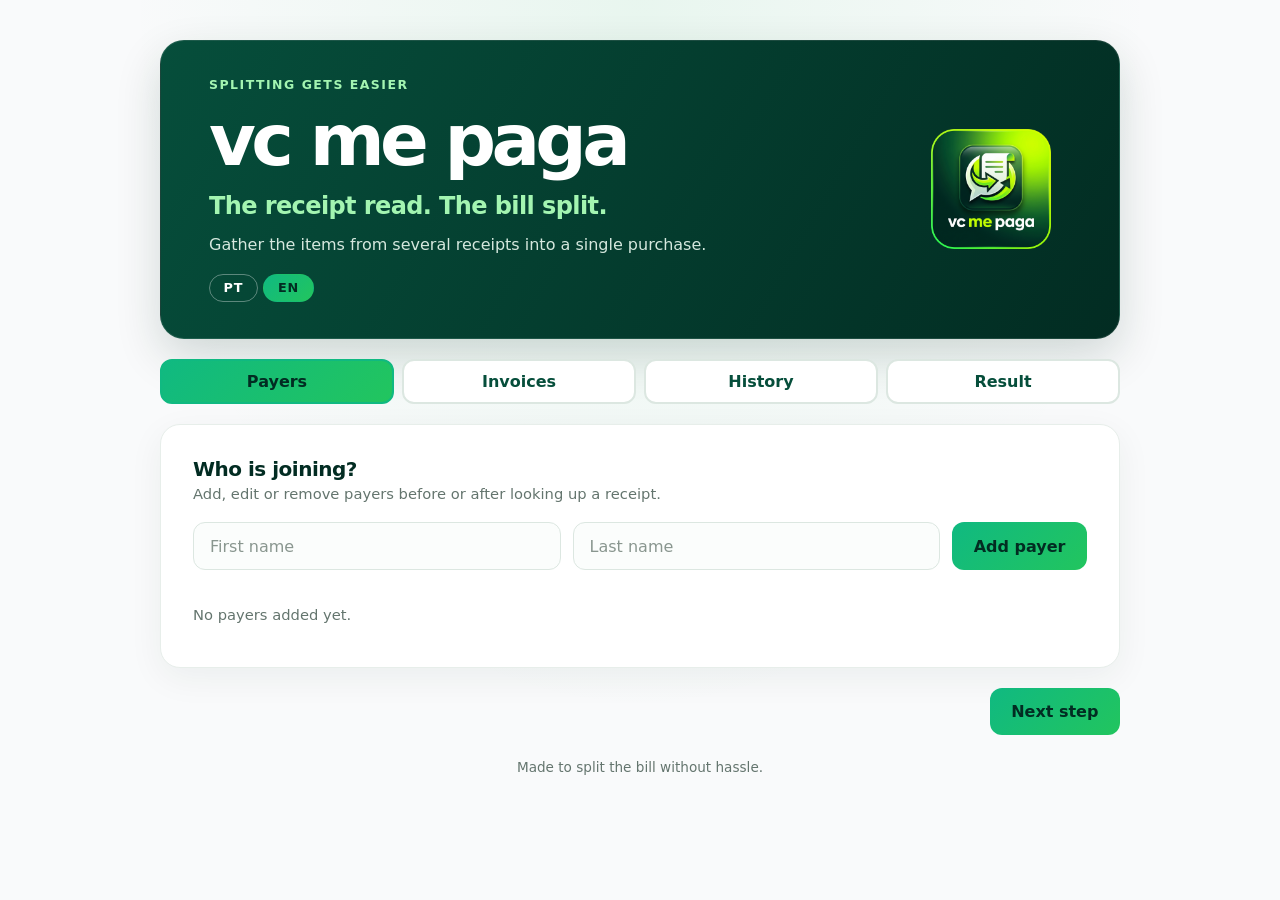
<file: voce-me-paga/index.html>
<!DOCTYPE html>
<html lang="pt-BR">
  <head>
    <meta charset="UTF-8" />
    <meta name="viewport" content="width=device-width, initial-scale=1" />
    <meta
      name="description"
      content="Leia sua nota fiscal e veja os itens da compra. A nota lida. A conta dividida."
    />
    <meta name="theme-color" content="#064e3b" />
    <title>vc me paga — A nota lida. A conta dividida.</title>
    <link rel="icon" href="assets/images/favicon.svg" type="image/svg+xml" />
    <link rel="stylesheet" href="assets/css/styles.css" />
  </head>
  <body>
    <main>
      <header class="hero">
        <div class="hero-copy">
          <p class="eyebrow" data-i18n="hero.eyebrow">Dividir fica mais fácil</p>
          <h1>vc me paga</h1>
          <p class="tagline" data-i18n="hero.tagline">A nota lida. A conta dividida.</p>
          <p class="subtitle" data-i18n="hero.subtitle">
            Reúna os itens de várias notas em uma só compra.
          </p>
          <div class="lang-switch" role="group" aria-label="Idioma" data-i18n-attr="aria-label:lang.label">
            <button type="button" class="lang-button" data-lang="pt" lang="pt">PT</button>
            <button type="button" class="lang-button" data-lang="en" lang="en">EN</button>
          </div>
        </div>
        <img
          class="brand-art"
          src="assets/images/logo.png"
          alt="Logo vc me paga: conversa, nota fiscal e setas verdes"
          data-i18n-attr="alt:hero.logoAlt"
          width="2000"
          height="3000"
        />
      </header>

      <nav class="stepper" aria-label="Passos" data-i18n-attr="aria-label:steps.label">
        <ol>
          <li>
            <button type="button" class="step-button" data-step="participants">
              <span class="step-label" data-i18n="steps.participants">Pagantes</span>
              <span class="step-badge" data-badge="participants" hidden></span>
            </button>
          </li>
          <li>
            <button type="button" class="step-button" data-step="invoices">
              <span class="step-label" data-i18n="steps.invoices">Notas</span>
              <span class="step-badge" data-badge="invoices" hidden></span>
            </button>
          </li>
          <li>
            <button type="button" class="step-button" data-step="history">
              <span class="step-label" data-i18n="steps.history">Histórico</span>
            </button>
          </li>
          <li>
            <button type="button" class="step-button" data-step="result">
              <span class="step-label" data-i18n="steps.result">Resultado</span>
            </button>
          </li>
        </ol>
      </nav>

      <section class="step-panel" id="step-participants" data-step-panel="participants">
      <div class="participants-card" aria-labelledby="participants-title">
        <div class="section-heading">
          <div>
            <h2 id="participants-title" data-i18n="participants.title">Quem vai participar?</h2>
            <p class="section-description" data-i18n="participants.description">
              Cadastre, edite ou remova pagantes antes ou depois de consultar a nota.
            </p>
          </div>
        </div>

        <div>
          <form id="participant-form">
            <label class="visually-hidden" for="participant-first-name" data-i18n="participants.firstName">Nome</label>
            <input
              id="participant-first-name"
              name="firstName"
              type="text"
              maxlength="50"
              autocomplete="off"
              placeholder="Nome"
              aria-label="Nome"
              data-i18n-attr="placeholder:participants.firstName,aria-label:participants.firstName"
              required
            />
            <label class="visually-hidden" for="participant-last-name" data-i18n="participants.lastName">Sobrenome</label>
            <input
              id="participant-last-name"
              name="lastName"
              type="text"
              maxlength="50"
              autocomplete="off"
              placeholder="Sobrenome"
              aria-label="Sobrenome"
              data-i18n-attr="placeholder:participants.lastName,aria-label:participants.lastName"
              required
            />
            <button type="submit" data-i18n="participants.add">Adicionar pagante</button>
          </form>
          <p id="participant-status" class="participant-status" role="status" aria-live="polite"></p>
          <p id="participants-empty" class="empty-state" data-i18n="participants.empty">Nenhum pagante cadastrado.</p>
          <ul
            id="participants-list"
            class="participants-list"
            aria-label="Pagantes cadastrados"
            data-i18n-attr="aria-label:participants.listLabel"
          ></ul>
        </div>
      </div>
      <div class="step-nav">
        <button type="button" data-step-next data-i18n="steps.next">Próximo passo</button>
      </div>
      </section>

      <section class="step-panel" id="step-invoices" data-step-panel="invoices" hidden>
      <div class="lookup-card" aria-labelledby="lookup-title">
        <div class="section-heading">
          <div>
            <h2 id="lookup-title" data-i18n="lookup.title">Consultar nota fiscal</h2>
            <p class="section-description" data-i18n="lookup.description">Adicione os links das notas que fazem parte da compra.</p>
            <p class="section-description" data-i18n="lookup.coverage">
              A consulta automática está validada para NFC-e do RS. Queremos superar as diferenças entre portais
              com segurança e ampliar a leitura para mais estados e formatos de NFC-e.
            </p>
          </div>
        </div>

        <div>
          <form id="invoice-form">
            <button
              id="scan-qr-btn"
              class="qr-scan-button"
              type="button"
              title="Ler QR Code"
              aria-label="Ler QR Code"
              data-i18n-attr="title:lookup.scanQr,aria-label:lookup.scanQr"
            >
              <svg viewBox="0 0 24 24" width="26" height="26" fill="none" stroke="currentColor" stroke-width="2" stroke-linecap="round" stroke-linejoin="round" aria-hidden="true">
                <path d="M4 8a2 2 0 0 1 2-2h2l1.5-2h5L16 6h2a2 2 0 0 1 2 2v9a2 2 0 0 1-2 2H6a2 2 0 0 1-2-2z" />
                <circle cx="12" cy="12.5" r="3.5" />
              </svg>
            </button>
            <label class="visually-hidden" for="invoice-url" data-i18n="lookup.urlLabel">Link da nota fiscal</label>
            <input
              id="invoice-url"
              type="url"
              placeholder="Link do QR Code da NFC-e"
              data-i18n-attr="placeholder:lookup.urlPlaceholder"
              required
            />
            <button id="submit-btn" type="submit" data-i18n="lookup.submit">Adicionar nota</button>
          </form>

          <p id="status" role="status" aria-live="polite" hidden></p>
        </div>
      </div>

      <div id="result" class="result-card invoices-card" aria-label="Notas da compra" data-i18n-attr="aria-label:invoices.title">
        <div class="section-heading">
          <div>
            <h2 data-i18n="invoices.title">Notas da compra</h2>
            <p class="section-description" data-i18n="invoices.description">Abra cada nota para conferir os itens importados.</p>
          </div>
        </div>
        <p id="invoices-empty" class="empty-state" data-i18n="invoices.empty">As notas adicionadas aparecerão aqui.</p>
        <div id="invoices-list" class="invoices-list"></div>
      </div>
      <div class="step-nav">
        <button type="button" class="secondary-button" data-step-prev data-i18n="steps.previous">Passo anterior</button>
        <button type="button" data-step-next data-i18n="steps.next">Próximo passo</button>
      </div>
      </section>

      <section class="step-panel" id="step-history" data-step-panel="history" hidden>
      <div class="result-card history-card" aria-labelledby="history-title">
        <div class="section-heading">
          <div>
            <h2 id="history-title" data-i18n="history.title">Histórico</h2>
            <p class="section-description" data-i18n="history.description">Tudo o que foi feito nesta compra.</p>
          </div>
        </div>
        <div id="history-filters" class="history-filters" role="group" aria-label="Filtrar histórico" data-i18n-attr="aria-label:history.filterLabel">
          <button type="button" class="filter-button" data-filter="all" data-i18n="history.all">Todos</button>
          <button type="button" class="filter-button" data-filter="participants" data-i18n="history.participants">Usuários</button>
          <button type="button" class="filter-button" data-filter="invoices" data-i18n="history.invoices">Notas</button>
          <button type="button" class="filter-button" data-filter="products" data-i18n="history.products">Produtos relacionados</button>
        </div>
        <p id="history-empty" class="empty-state" data-i18n="history.empty">Nenhuma atividade registrada.</p>
        <ol id="history-list" class="history-list"></ol>
      </div>
      <div class="step-nav">
        <button type="button" class="secondary-button" data-step-prev data-i18n="steps.previous">Passo anterior</button>
        <button type="button" data-step-next data-i18n="steps.next">Próximo passo</button>
      </div>
      </section>

      <section class="step-panel" id="step-result" data-step-panel="result" hidden>
      <section class="result-card combined-items" aria-labelledby="combined-items-title">
        <div class="section-heading combined-heading">
          <div>
            <h2 id="combined-items-title" data-i18n="items.title">Todos os itens</h2>
            <p class="section-description" data-i18n="items.description">Itens das notas e itens adicionados manualmente.</p>
          </div>
          <details class="column-menu">
            <summary aria-label="Escolher colunas visíveis" data-i18n="items.columns" data-i18n-attr="aria-label:items.columnsMenu">Colunas</summary>
            <fieldset class="column-visibility">
              <legend data-i18n="items.columnsVisible">Colunas visíveis</legend>
              <label><input type="checkbox" data-column="code" /> <span data-i18n="col.code">Código</span></label>
              <label><input type="checkbox" data-column="quantity" checked /> <span data-i18n="col.quantity">Qtd</span></label>
              <label><input type="checkbox" data-column="unit" checked /> <span data-i18n="col.unit">Un</span></label>
              <label><input type="checkbox" data-column="unit_price" /> <span data-i18n="col.unit_price">Preço un.</span></label>
              <label><input type="checkbox" data-column="total_price" checked /> <span data-i18n="col.total_price">Total</span></label>
              <label><input type="checkbox" data-column="source" /> <span data-i18n="col.source">Origem</span></label>
            </fieldset>
          </details>
        </div>

        <div class="table-wrapper">
          <table class="consolidated-table" data-sort-id="combined">
            <thead></thead>
            <tbody id="combined-items"></tbody>
            <tfoot id="combined-totals"></tfoot>
          </table>
        </div>
        <nav id="combined-pagination" class="pagination" aria-label="Paginação" data-i18n-attr="aria-label:pagination.label" hidden></nav>

        <p id="items-status" class="participant-status" role="status" aria-live="polite"></p>
        <form id="manual-item-form" class="manual-item-form">
          <label class="visually-hidden" for="manual-item-name" data-i18n="items.manualName">Nome do item</label>
          <input id="manual-item-name" name="name" type="text" maxlength="160" placeholder="Nome do item" data-i18n-attr="placeholder:items.manualName" required />
          <label class="visually-hidden" for="manual-item-quantity" data-i18n="items.manualQuantity">Quantidade</label>
          <input id="manual-item-quantity" name="quantity" type="number" min="0.001" step="any" value="1" required />
          <label class="visually-hidden" for="manual-item-unit" data-i18n="items.manualUnit">Unidade</label>
          <input id="manual-item-unit" name="unit" type="text" maxlength="20" placeholder="Un." value="un." data-i18n-attr="placeholder:items.manualUnitPlaceholder" required />
          <label class="visually-hidden" for="manual-item-price" data-i18n="items.manualPrice">Preço unitário</label>
          <input id="manual-item-price" name="unit-price" type="number" min="0" step="0.01" placeholder="Preço unitário (R$)" data-i18n-attr="placeholder:items.manualPricePlaceholder" required />
          <button type="submit" data-i18n="items.manualAdd">Adicionar item</button>
        </form>
      </section>

      <section class="result-card export-card" aria-labelledby="export-title">
        <div class="section-heading">
          <div>
            <h2 id="export-title" data-i18n="export.title">Exportar resumo</h2>
            <p class="section-description" data-i18n="export.description">Baixe um resumo dos pagantes e produtos com os valores.</p>
          </div>
        </div>
        <form id="export-form" class="export-form">
          <label for="export-format" data-i18n="export.format">Formato</label>
          <select id="export-format" name="format">
            <option value="md">Markdown (.md)</option>
            <option value="txt" data-i18n="export.txt">Texto (.txt)</option>
          </select>
          <button type="submit" data-i18n="export.button">Exportar resumo</button>
        </form>
        <p id="export-status" class="participant-status" role="status" aria-live="polite"></p>
      </section>
      <div class="step-nav">
        <button type="button" class="secondary-button" data-step-prev data-i18n="steps.previous">Passo anterior</button>
      </div>
      </section>

      <dialog id="item-edit-dialog" aria-labelledby="item-edit-title">
        <form id="item-edit-form" method="dialog">
          <h2 id="item-edit-title" data-i18n="edit.title">Editar item</h2>
          <label for="edit-item-name" data-i18n="col.name">Item</label>
          <input id="edit-item-name" name="name" type="text" maxlength="160" required />
          <label for="edit-item-code" data-i18n="edit.code">Código</label>
          <input id="edit-item-code" name="code" type="text" maxlength="80" />
          <label for="edit-item-quantity" data-i18n="items.manualQuantity">Quantidade</label>
          <input id="edit-item-quantity" name="quantity" type="number" min="0.001" step="any" required />
          <label for="edit-item-unit" data-i18n="items.manualUnit">Unidade</label>
          <input id="edit-item-unit" name="unit" type="text" maxlength="20" required />
          <label for="edit-item-price" data-i18n="items.manualPrice">Preço unitário</label>
          <input id="edit-item-price" name="unit_price" type="number" min="0" step="0.01" required />
          <div class="dialog-actions">
            <button id="cancel-item-edit" class="secondary-button" type="button" data-i18n="edit.cancel">Cancelar</button>
            <button type="submit" data-i18n="edit.save">Salvar alterações</button>
          </div>
        </form>
      </dialog>

      <dialog id="assignment-dialog" aria-labelledby="assignment-title">
        <form id="assignment-form" method="dialog">
          <h2 id="assignment-title" data-i18n="assign.title">Editar divisão</h2>
          <p id="assignment-description" class="section-description"></p>
          <div id="assignment-bulk" class="assignment-bulk">
            <button type="button" class="secondary-button" data-select-all="true" data-i18n="assign.selectAll">Selecionar todos</button>
            <button type="button" class="secondary-button" data-select-all="false" data-i18n="assign.deselectAll">Desmarcar todos</button>
          </div>
          <div
            id="assignment-options"
            class="assignment-options"
            role="group"
            aria-labelledby="assignment-title"
          ></div>
          <p id="assignment-error" class="participant-status error" role="status" hidden></p>
          <div class="dialog-actions">
            <button id="cancel-assignment" class="secondary-button" type="button" data-i18n="assign.cancel">Cancelar</button>
            <button type="submit" data-i18n="assign.save">Salvar divisão</button>
          </div>
        </form>
      </dialog>

      <dialog id="qr-dialog" aria-labelledby="qr-title">
        <div id="qr-panel">
          <h2 id="qr-title" data-i18n="qr.title">Ler QR Code da nota</h2>
          <p class="section-description" data-i18n="qr.hint">Aponte a câmera para o QR Code da NFC-e.</p>
          <div class="qr-viewport">
            <video id="qr-video" playsinline muted></video>
          </div>
          <p id="qr-status" class="participant-status" role="status" aria-live="polite"></p>
          <input id="qr-photo-input" type="file" accept="image/*" capture="environment" hidden />
          <div class="dialog-actions">
            <button id="qr-photo-btn" class="secondary-button" type="button" data-i18n="qr.photo">Tirar foto</button>
            <button id="qr-close-btn" class="secondary-button" type="button" data-i18n="qr.close">Fechar</button>
          </div>
        </div>
      </dialog>

      <footer class="page-footer" data-i18n="footer">Feito para dividir a conta sem complicação.</footer>
    </main>

    <script src="src/config.js"></script>
    <script src="assets/vendor/jsQR.js"></script>
    <script type="module" src="src/app.js"></script>
  </body>
</html>
</file>
<file: styles.css>
:root {
  color-scheme: light;
  font-family: Inter, ui-sans-serif, system-ui, -apple-system, BlinkMacSystemFont, "Segoe UI", sans-serif;
  color: #182520;
  background: #f5f7f4;
  font-synthesis: none;
  text-rendering: optimizeLegibility;
  -webkit-font-smoothing: antialiased;
  -moz-osx-font-smoothing: grayscale;
  font-optical-sizing: auto;
}

* {
  box-sizing: border-box;
}

body {
  min-width: 320px;
  min-height: 100vh;
  margin: 0;
  display: flex;
  flex-direction: column;
}

a {
  color: inherit;
}

.site-header,
.site-footer {
  width: min(100% - 48px, 1080px);
  margin-inline: auto;
  display: flex;
  align-items: center;
  justify-content: space-between;
}

.site-header {
  min-height: 84px;
  border-bottom: 1px solid #e2e8e2;
}

.brand {
  font-size: 1.05rem;
  font-weight: 750;
  text-decoration: none;
  letter-spacing: -0.04em;
}

.brand span {
  color: #65806f;
  font-weight: 500;
}

.header-note,
.site-footer {
  color: #6d7971;
  font-size: 0.85rem;
}

.container {
  width: min(100% - 48px, 1080px);
  margin: 0 auto;
  flex: 1;
}

.hero {
  max-width: 680px;
  padding: 88px 0 48px;
}

.eyebrow,
.demo-number {
  color: #527a61;
  font-size: 0.74rem;
  font-weight: 750;
  letter-spacing: 0.12em;
}

h1,
h2,
p {
  margin-top: 0;
}

h1 {
  margin-bottom: 18px;
  font-size: clamp(2.5rem, 7vw, 4.6rem);
  line-height: 1.03;
  letter-spacing: -0.065em;
}

.intro {
  max-width: 570px;
  margin-bottom: 0;
  color: #66736a;
  font-size: 1.08rem;
  line-height: 1.7;
}

.demo-grid {
  display: grid;
  grid-template-columns: repeat(2, minmax(0, 1fr));
  gap: 18px;
  padding-bottom: 80px;
}

.demo-card {
  min-height: 238px;
  padding: 28px;
  display: flex;
  flex-direction: column;
  align-items: flex-start;
  border: 1px solid #e0e7df;
  border-radius: 14px;
  background: #fff;
  text-decoration: none;
  transition: border-color 160ms ease, transform 160ms ease, box-shadow 160ms ease;
}

.demo-card:hover {
  transform: translateY(-3px);
  border-color: #a9c0ad;
  box-shadow: 0 12px 28px #1e39200d;
}

.demo-card h2 {
  margin: 20px 0 8px;
  font-size: 1.4rem;
  letter-spacing: -0.04em;
}

.demo-card p {
  margin-bottom: 24px;
  color: #6d7971;
  line-height: 1.6;
}

.card-link {
  margin-top: auto;
  color: #3e7250;
  font-size: 0.9rem;
  font-weight: 650;
}

.site-footer {
  min-height: 72px;
  border-top: 1px solid #e2e8e2;
}

.app-page {
  background: #f5f7f4;
}

.app-main {
  width: min(100% - 48px, 680px);
  margin: auto;
  padding: 56px 0 80px;
  flex: 1;
}

.back-link {
  display: inline-block;
  margin-bottom: 42px;
  color: #527a61;
  font-size: 0.9rem;
  font-weight: 650;
  text-decoration: none;
}

.app-panel {
  padding: clamp(24px, 6vw, 44px);
  border: 1px solid #e0e7df;
  border-radius: 16px;
  background: #fff;
}

.app-panel h1 {
  margin: 12px 0;
  font-size: clamp(2rem, 6vw, 3rem);
}

.app-description {
  color: #6d7971;
  line-height: 1.6;
}

.counter {
  margin: 30px 0;
  color: #3e7250;
  font-size: 5rem;
  font-weight: 750;
  line-height: 1;
  text-align: center;
  font-variant-numeric: tabular-nums;
}

.button-row {
  display: flex;
  flex-wrap: wrap;
  justify-content: center;
  gap: 10px;
}

button,
.task-form input {
  min-height: 46px;
  border: 1px solid #dbe3db;
  border-radius: 8px;
  font: inherit;
}

button {
  padding: 0 18px;
  color: #26352b;
  background: #fff;
  cursor: pointer;
  font-weight: 650;
}

button:hover {
  border-color: #91ae98;
  background: #f4f8f4;
}

button.primary {
  border-color: #3e7250;
  color: #fff;
  background: #3e7250;
}

button.primary:hover {
  border-color: #315d40;
  background: #315d40;
}

.task-form {
  display: flex;
  gap: 10px;
  margin: 26px 0;
}

.task-form input {
  width: 100%;
  padding: 0 14px;
}

.task-form input:focus {
  outline: 2px solid #8eb497;
  outline-offset: 2px;
}

.task-list {
  margin: 0;
  padding: 0;
  list-style: none;
}

.task-list li {
  display: flex;
  align-items: center;
  gap: 12px;
  padding: 14px 0;
  border-top: 1px solid #edf0ed;
}

.task-list input {
  width: 18px;
  height: 18px;
  accent-color: #3e7250;
}

.task-list .completed span {
  color: #879189;
  text-decoration: line-through;
}

.task-list .remove-task {
  min-height: 34px;
  margin-left: auto;
  padding: 0 10px;
  color: #78827b;
  font-size: 0.85rem;
}

.visually-hidden {
  position: absolute;
  width: 1px;
  height: 1px;
  padding: 0;
  overflow: hidden;
  clip: rect(0, 0, 0, 0);
  white-space: nowrap;
  border: 0;
}

.empty-state {
  padding: 20px 0;
  color: #78827b;
  text-align: center;
}

@media (max-width: 620px) {
  .site-header,
  .site-footer,
  .container {
    width: min(100% - 36px, 1080px);
  }

  .header-note {
    font-size: 0.75rem;
  }

  .hero {
    padding: 64px 0 36px;
  }

  .demo-grid {
    grid-template-columns: 1fr;
    padding-bottom: 56px;
  }

  .demo-card {
    min-height: 216px;
  }

  .app-main {
    width: min(100% - 36px, 680px);
    padding-top: 36px;
  }

  .task-form {
    flex-direction: column;
  }
}
</file>
<file: rt-fitness-demo/styles.css>
:root {
  color-scheme: light;
  --ink: #171715;
  --muted: #85857f;
  --line: #e9e9e4;
  --paper: #f7f7f3;
  --yellow: #ffd21c;
  --yellow-deep: #f4c400;
  --green: #2e8a4c;
  font-family: "DM Sans", "Segoe UI", sans-serif;
  font-synthesis: none;
  text-rendering: optimizeLegibility;
}

* {
  box-sizing: border-box;
}

body {
  min-width: 320px;
  min-height: 100vh;
  margin: 0;
  background: var(--paper);
  color: var(--ink);
}

button,
select {
  font: inherit;
}

button {
  color: inherit;
}

button:focus-visible,
select:focus-visible,
a:focus-visible {
  outline: 3px solid #735b00;
  outline-offset: 3px;
}

.app-shell {
  min-height: 100vh;
}

.sidebar {
  position: fixed;
  inset: 0 auto 0 0;
  z-index: 3;
  display: flex;
  width: 244px;
  flex-direction: column;
  padding: 31px 19px 24px;
  background: var(--ink);
  color: white;
}

.brand,
.mobile-brand {
  display: inline-flex;
  align-items: center;
  gap: 8px;
  color: inherit;
  text-decoration: none;
}

.brand {
  width: fit-content;
  margin: 0 0 58px 5px;
}

.brand-mark {
  display: grid;
  width: 46px;
  height: 34px;
  place-items: center;
  transform: skew(-12deg);
  background: var(--yellow);
  color: var(--ink);
  font-family: "Oswald", Impact, sans-serif;
  font-size: 23px;
  font-style: italic;
  font-weight: 700;
  letter-spacing: -2px;
}

.brand-name {
  font-family: "Oswald", Impact, sans-serif;
  font-size: 17px;
  font-weight: 700;
  letter-spacing: 1.1px;
}

.sidebar-label,
.eyebrow,
.feature-label,
.detail-label {
  font-size: 10px;
  font-weight: 700;
  letter-spacing: 1.15px;
}

.sidebar-label {
  margin: 0 0 13px 10px;
  color: #777772;
}

.main-nav {
  display: grid;
  gap: 6px;
}

.nav-link {
  display: flex;
  min-height: 46px;
  align-items: center;
  gap: 12px;
  padding: 0 11px;
  border: 0;
  border-radius: 7px;
  background: transparent;
  color: #a7a7a1;
  cursor: pointer;
  font-size: 13px;
  font-weight: 600;
  text-align: left;
  transition: background 160ms ease, color 160ms ease;
}

.nav-link:hover {
  background: #282825;
  color: white;
}

.nav-link.is-active {
  background: var(--yellow);
  color: var(--ink);
}

.nav-link svg {
  width: 18px;
  height: 18px;
  flex: 0 0 18px;
  fill: none;
  stroke: currentColor;
  stroke-linecap: round;
  stroke-linejoin: round;
  stroke-width: 1.7;
}

.sidebar-bottom {
  margin-top: auto;
  padding: 16px 10px 0;
  border-top: 1px solid #30302d;
}

.beta-pill {
  display: inline-flex;
  align-items: center;
  gap: 7px;
  padding: 6px 9px;
  border: 1px solid #484842;
  border-radius: 20px;
  color: #d3d3cc;
  font-size: 9px;
  font-weight: 700;
  letter-spacing: 0.7px;
}

.beta-pill span,
.status-dot,
.active-badge span {
  width: 7px;
  height: 7px;
  border-radius: 50%;
  background: #68c17e;
}

.sidebar-bottom p {
  margin: 12px 0 0;
  color: #777772;
  font-size: 11px;
}

.main-column {
  min-height: 100vh;
  margin-left: 244px;
}

.topbar {
  display: flex;
  height: 76px;
  align-items: center;
  justify-content: flex-end;
  gap: 22px;
  padding: 0 5.2%;
  border-bottom: 1px solid var(--line);
  background: #fff;
}

.mobile-brand,
.topbar-spacer {
  display: none;
}

.topbar-unit {
  display: inline-flex;
  align-items: center;
  gap: 8px;
  color: #575750;
  font-size: 12px;
  font-weight: 600;
}

.status-dot {
  width: 6px;
  height: 6px;
}

.topbar-divider {
  width: 1px;
  height: 29px;
  background: var(--line);
}

.profile {
  display: flex;
  align-items: center;
  gap: 10px;
}

.avatar {
  display: grid;
  width: 37px;
  height: 37px;
  place-items: center;
  border-radius: 50%;
  background: #f4d447;
  color: var(--ink);
  font-size: 12px;
  font-weight: 700;
}

.profile-copy {
  display: grid;
  gap: 2px;
}

.profile-copy strong {
  font-size: 12px;
}

.profile-copy span {
  color: var(--muted);
  font-size: 10px;
}

.profile-chevron {
  margin-left: 5px;
  color: #777;
  font-size: 18px;
}

.main-content {
  width: min(1110px, 100%);
  min-height: calc(100vh - 130px);
  margin: 0 auto;
  padding: 43px 5.2% 55px;
}

.screen[hidden] {
  display: none;
}

.page-heading,
.section-heading,
.card-heading,
.feature-topline {
  display: flex;
  align-items: center;
  justify-content: space-between;
  gap: 16px;
}

.page-heading {
  margin-bottom: 30px;
}

.eyebrow {
  margin: 0 0 8px;
  color: #898981;
}

h1,
h2,
p {
  margin-top: 0;
}

h1,
h2 {
  font-family: "Oswald", "Arial Narrow", sans-serif;
  letter-spacing: -0.3px;
}

h1 {
  margin-bottom: 5px;
  font-size: clamp(31px, 3.2vw, 39px);
  line-height: 1.15;
}

h2 {
  margin-bottom: 0;
  font-size: 22px;
  line-height: 1.2;
}

.wave {
  display: inline-block;
  color: #e9b900;
  font-family: sans-serif;
  font-size: 21px;
  vertical-align: 6px;
}

.page-subtitle {
  margin-bottom: 0;
  color: #777770;
  font-size: 13px;
}

.member-id {
  padding: 10px 12px;
  border: 1px solid var(--line);
  border-radius: 6px;
  color: #797970;
  font-size: 9px;
  font-weight: 700;
  letter-spacing: 0.8px;
}

.member-id strong {
  margin-left: 5px;
  color: var(--ink);
  font-size: 11px;
}

.overview-grid {
  display: grid;
  grid-template-columns: minmax(0, 1.18fr) minmax(290px, 0.82fr);
  gap: 17px;
}

.payment-feature,
.attendance-feature {
  min-height: 265px;
  border-radius: 9px;
}

.payment-feature {
  position: relative;
  overflow: hidden;
  padding: 23px 25px 19px;
  background: var(--ink);
  color: white;
}

.payment-feature::after {
  position: absolute;
  right: -52px;
  bottom: -123px;
  width: 220px;
  height: 220px;
  border: 1px solid rgba(255, 210, 28, 0.23);
  border-radius: 50%;
  content: "";
}

.payment-feature::before {
  position: absolute;
  right: -23px;
  bottom: -95px;
  width: 170px;
  height: 170px;
  border: 1px solid rgba(255, 210, 28, 0.13);
  border-radius: 50%;
  content: "";
}

.feature-label {
  color: #b6b6ae;
}

.active-badge {
  display: inline-flex;
  align-items: center;
  gap: 6px;
  padding: 6px 8px;
  border-radius: 30px;
  background: rgba(91, 178, 112, 0.14);
  color: #8bd19b;
  font-size: 9px;
  font-weight: 700;
  letter-spacing: 0.5px;
  white-space: nowrap;
}

.active-badge span {
  width: 6px;
  height: 6px;
}

.payment-feature-content {
  position: relative;
  z-index: 1;
  display: flex;
  align-items: center;
  justify-content: space-between;
  margin: 25px 0 20px;
}

.plan-name {
  margin-bottom: 15px;
  color: #cecec7;
  font-size: 12px;
}

.payment-caption {
  margin-bottom: 2px;
  color: #97978f;
  font-size: 11px;
}

.due-date {
  margin-bottom: 0;
  color: var(--yellow);
  font-family: "Oswald", Impact, sans-serif;
  font-size: 37px;
  font-weight: 600;
  line-height: 1.1;
}

.due-date span {
  font-size: 17px;
  letter-spacing: 1px;
}

.due-date small {
  color: #d4d4cd;
  font-family: "DM Sans", sans-serif;
  font-size: 11px;
  font-weight: 500;
}

.payment-icon {
  display: grid;
  width: 72px;
  height: 72px;
  place-items: center;
  border: 1px solid rgba(255, 210, 28, 0.25);
  border-radius: 50%;
  color: var(--yellow);
}

.payment-icon svg {
  width: 38px;
  fill: none;
  stroke: currentColor;
  stroke-linecap: round;
  stroke-linejoin: round;
  stroke-width: 2;
}

.feature-footer {
  position: relative;
  z-index: 1;
  display: flex;
  align-items: center;
  justify-content: space-between;
  gap: 12px;
  padding-top: 13px;
  border-top: 1px solid #353532;
  color: #a9a9a1;
  font-size: 10px;
}

.feature-footer strong {
  color: #f0f0eb;
  font-size: 10px;
}

.feature-footer i,
.page-footer i {
  padding: 0 3px;
  color: var(--yellow-deep);
  font-style: normal;
}

.text-link {
  display: inline-flex;
  align-items: center;
  gap: 8px;
  padding: 0;
  border: 0;
  background: none;
  color: #655300;
  cursor: pointer;
  font-size: 11px;
  font-weight: 700;
}

.text-link:hover {
  color: #1d1b14;
}

.light-link {
  position: relative;
  z-index: 1;
  margin-top: 14px;
  color: var(--yellow);
}

.light-link:hover {
  color: white;
}

.attendance-feature {
  padding: 22px 22px 18px;
  border: 1px solid var(--line);
  background: #fff;
}

.card-heading h2 {
  font-size: 21px;
}

.card-heading .eyebrow {
  margin-bottom: 4px;
}

.chart-icon {
  display: grid;
  width: 34px;
  height: 34px;
  place-items: center;
  border-radius: 6px;
  background: #fff8d8;
  color: #8c6f00;
}

.chart-icon svg {
  width: 18px;
  fill: none;
  stroke: currentColor;
  stroke-linecap: round;
  stroke-linejoin: round;
  stroke-width: 1.8;
}

.attendance-count {
  display: flex;
  align-items: baseline;
  gap: 8px;
  margin: 17px 0 9px;
}

.attendance-count strong {
  font-family: "Oswald", Impact, sans-serif;
  font-size: 31px;
}

.attendance-count span {
  color: #777770;
  font-size: 11px;
}

.week-bars {
  display: flex;
  height: 83px;
  align-items: flex-end;
  justify-content: space-between;
  gap: 8px;
  margin-bottom: 14px;
  padding: 0 4px 0;
  border-bottom: 1px solid var(--line);
}

.bar-item {
  display: flex;
  height: 100%;
  flex: 1;
  flex-direction: column;
  align-items: center;
  justify-content: flex-end;
  gap: 6px;
}

.bar-item i {
  width: min(22px, 100%);
  height: var(--bar-height);
  min-height: 6px;
  border-radius: 3px 3px 0 0;
  background: #e9e8e1;
}

.bar-item:nth-child(2) i,
.bar-item:nth-child(4) i,
.bar-item:nth-child(5) i {
  background: var(--yellow);
}

.bar-item small {
  padding-bottom: 5px;
  color: #898981;
  font-size: 8px;
  font-weight: 700;
}

.recent-section,
.history-section {
  margin-top: 39px;
}

.section-heading {
  margin-bottom: 16px;
}

.section-heading .eyebrow {
  margin-bottom: 5px;
}

.checkin-list {
  overflow: hidden;
  border: 1px solid var(--line);
  border-radius: 8px;
  background: white;
}

.checkin-row {
  display: grid;
  grid-template-columns: 44px minmax(0, 1fr) minmax(110px, 0.55fr) auto;
  align-items: center;
  gap: 13px;
  padding: 13px 17px;
  border-bottom: 1px solid #efefeb;
}

.checkin-row:last-child {
  border-bottom: 0;
}

.date-tile {
  display: grid;
  width: 42px;
  height: 43px;
  align-content: center;
  justify-items: center;
  border-radius: 6px;
  background: #fff7d4;
}

.date-tile strong {
  font-family: "Oswald", Impact, sans-serif;
  font-size: 17px;
  line-height: 1;
}

.date-tile span {
  margin-top: 3px;
  color: #786000;
  font-size: 8px;
  font-weight: 700;
}

.checkin-main,
.checkin-place {
  display: grid;
  gap: 4px;
}

.checkin-main strong,
.checkin-place strong {
  font-size: 11px;
}

.checkin-main span,
.checkin-place span {
  color: var(--muted);
  font-size: 10px;
}

.checkin-time {
  color: #595950;
  font-size: 11px;
  font-weight: 700;
}

.page-footer {
  display: flex;
  justify-content: space-between;
  gap: 12px;
  padding: 0 5.2% 22px;
  color: #999991;
  font-size: 9px;
  letter-spacing: 0.3px;
}

.payment-summary {
  padding: 22px 24px 17px;
  border: 1px solid var(--line);
  border-radius: 8px;
  background: white;
}

.summary-status {
  padding-bottom: 19px;
  border-bottom: 1px solid var(--line);
}

.summary-status .active-badge {
  background: #eaf5ec;
  color: var(--green);
}

.summary-grid {
  display: grid;
  grid-template-columns: repeat(2, minmax(0, 1fr));
  gap: 23px 30px;
  padding: 22px 0 18px;
}

.summary-grid > div {
  display: grid;
  gap: 7px;
}

.detail-label {
  color: #898981;
  font-size: 9px;
}

.summary-grid strong {
  font-size: 13px;
}

.demo-note {
  margin: 0;
  padding-top: 13px;
  border-top: 1px solid var(--line);
  color: #777770;
  font-size: 10px;
}

.record-count {
  color: var(--muted);
  font-size: 11px;
}

.table-wrap {
  overflow-x: auto;
  border: 1px solid var(--line);
  border-radius: 8px;
  background: white;
}

.payment-table {
  width: 100%;
  border-collapse: collapse;
  text-align: left;
}

.payment-table th {
  padding: 13px 17px;
  background: #fbfbf8;
  color: #87877f;
  font-size: 9px;
  letter-spacing: 0.7px;
  white-space: nowrap;
}

.payment-table td {
  padding: 15px 17px;
  border-top: 1px solid #efefeb;
  font-size: 11px;
  white-space: nowrap;
}

.payment-table td:first-child {
  font-weight: 700;
}

.payment-table td:nth-child(3) {
  font-weight: 600;
}

.paid-status {
  display: inline-flex;
  align-items: center;
  gap: 5px;
  color: var(--green);
  font-size: 10px;
  font-weight: 700;
}

.paid-status::before {
  width: 6px;
  height: 6px;
  border-radius: 50%;
  background: #5aae6d;
  content: "";
}

.attendance-stats {
  display: grid;
  grid-template-columns: repeat(3, minmax(0, 1fr));
  gap: 14px;
}

.stat-card {
  display: flex;
  min-height: 90px;
  align-items: center;
  gap: 13px;
  padding: 16px;
  border: 1px solid var(--line);
  border-radius: 8px;
  background: white;
}

.stat-icon {
  display: grid;
  width: 36px;
  height: 36px;
  flex: 0 0 36px;
  place-items: center;
  border-radius: 7px;
  font-size: 20px;
  font-weight: 700;
}

.yellow-icon {
  background: #fff4bf;
  color: #806600;
}

.dark-icon {
  background: #ecece8;
  color: #393933;
}

.pale-icon {
  background: #f1f0eb;
  color: #55554e;
}

.stat-card div {
  display: grid;
  gap: 4px;
}

.stat-card strong {
  font-family: "Oswald", Impact, sans-serif;
  font-size: 20px;
}

.stat-card span:last-child {
  color: var(--muted);
  font-size: 10px;
}

.history-heading {
  align-items: flex-end;
}

.filter-label {
  display: grid;
  gap: 5px;
  color: #777770;
  font-size: 9px;
  font-weight: 600;
}

.filter-label select {
  min-width: 160px;
  padding: 9px 28px 9px 10px;
  border: 1px solid var(--line);
  border-radius: 5px;
  background: white;
  color: var(--ink);
  font-size: 10px;
}

.empty-state {
  padding: 25px;
  border: 1px solid var(--line);
  border-radius: 8px;
  background: white;
  color: #777770;
  font-size: 12px;
  text-align: center;
}

.mobile-nav {
  display: none;
}

@media (min-width: 1400px) {
  .main-content {
    padding-right: 58px;
    padding-left: 58px;
  }
}

@media (max-width: 1050px) {
  .sidebar {
    width: 210px;
  }

  .main-column {
    margin-left: 210px;
  }

  .overview-grid {
    grid-template-columns: 1fr;
  }

  .attendance-feature {
    min-height: 245px;
  }

  .week-bars {
    max-width: 400px;
  }
}

@media (max-width: 720px) {
  .sidebar {
    display: none;
  }

  .main-column {
    margin-left: 0;
  }

  .topbar {
    height: 66px;
    justify-content: space-between;
    gap: 12px;
    padding: 0 18px;
  }

  .mobile-brand,
  .topbar-spacer {
    display: inline-flex;
  }

  .mobile-brand {
    gap: 6px;
  }

  .mobile-brand .brand-mark {
    width: 36px;
    height: 28px;
    font-size: 19px;
  }

  .mobile-brand .brand-name {
    font-size: 14px;
  }

  .topbar-unit {
    display: none;
  }

  .topbar-divider,
  .profile-copy,
  .profile-chevron {
    display: none;
  }

  .profile {
    margin-left: auto;
  }

  .avatar {
    width: 34px;
    height: 34px;
  }

  .main-content {
    min-height: calc(100vh - 135px);
    padding: 30px 18px 40px;
  }

  .page-heading {
    align-items: flex-start;
    margin-bottom: 22px;
  }

  h1 {
    font-size: 32px;
  }

  .member-id {
    margin-top: 2px;
    padding: 8px;
    font-size: 8px;
    white-space: nowrap;
  }

  .member-id strong {
    font-size: 9px;
  }

  .overview-grid {
    gap: 13px;
  }

  .payment-feature {
    min-height: 250px;
    padding: 19px 18px 16px;
  }

  .payment-feature-content {
    margin: 22px 0 18px;
  }

  .due-date {
    font-size: 33px;
  }

  .payment-icon {
    width: 58px;
    height: 58px;
  }

  .payment-icon svg {
    width: 31px;
  }

  .feature-footer {
    font-size: 9px;
  }

  .feature-footer strong {
    font-size: 9px;
    white-space: nowrap;
  }

  .attendance-feature {
    min-height: 237px;
    padding: 18px;
  }

  .recent-section,
  .history-section {
    margin-top: 30px;
  }

  .checkin-row {
    grid-template-columns: 42px minmax(0, 1fr) auto;
    gap: 10px;
    padding: 12px;
  }

  .checkin-place {
    display: none;
  }

  .checkin-time {
    font-size: 10px;
  }

  .attendance-stats {
    grid-template-columns: 1fr;
    gap: 9px;
  }

  .stat-card {
    min-height: 72px;
    padding: 12px 14px;
  }

  .stat-card strong {
    font-size: 18px;
  }

  .summary-grid {
    grid-template-columns: 1fr;
    gap: 17px;
  }

  .payment-summary {
    padding: 18px;
  }

  .history-heading {
    align-items: flex-start;
    flex-direction: column;
  }

  .filter-label {
    width: 100%;
  }

  .filter-label select {
    width: 100%;
  }

  .payment-table {
    min-width: 570px;
  }

  .page-footer {
    padding: 0 18px 78px;
    font-size: 8px;
  }

  .mobile-nav {
    position: fixed;
    inset: auto 0 0;
    z-index: 4;
    display: grid;
    grid-template-columns: repeat(3, 1fr);
    padding: 8px 10px calc(8px + env(safe-area-inset-bottom));
    border-top: 1px solid var(--line);
    background: rgba(255, 255, 255, 0.97);
    box-shadow: 0 -7px 20px rgba(0, 0, 0, 0.04);
  }

  .mobile-nav .nav-link {
    min-height: 50px;
    flex-direction: column;
    justify-content: center;
    gap: 3px;
    padding: 4px 5px;
    border-radius: 6px;
    font-size: 9px;
  }

  .mobile-nav .nav-link.is-active {
    background: transparent;
    color: #675300;
  }

  .mobile-nav .nav-link svg {
    width: 18px;
    height: 18px;
  }
}

@media (prefers-reduced-motion: reduce) {
  *,
  *::before,
  *::after {
    scroll-behavior: auto !important;
    transition-duration: 0.01ms !important;
  }
}
</file>
<file: voce-me-paga/assets/css/styles.css>
:root {
  color-scheme: light;
  font-family: Inter, system-ui, -apple-system, "Segoe UI", sans-serif;
  color: #17332a;
  background: #f9fafb;
  font-synthesis: none;
  text-rendering: optimizeLegibility;
  --green-lime: #22c55e;
  --green-action: #10b981;
  --green-deep: #064e3b;
  --green-dark: #022c22;
  --surface: #fff;
  --muted: #64756e;
  --border: #dce7e1;
}

#assignment-form {
  display: grid;
  gap: 0.75rem;
  margin: 0;
}

#assignment-form h2,
#assignment-form p {
  margin: 0;
}

#assignment-dialog .assignment-options {
  display: grid;
  max-height: min(50vh, 420px);
  gap: 0.5rem;
  overflow-y: auto;
  padding: 0.15rem;
}

.assignment-option {
  display: flex;
  min-height: 3.5rem;
  align-items: center;
  gap: 0.75rem;
  padding: 0.5rem 0.75rem;
  border: 1px solid var(--border);
  border-radius: 12px;
  background: #fbfdfc;
  color: var(--green-dark);
  cursor: pointer;
}

.assignment-option input {
  width: 1.15rem;
  height: 1.15rem;
  flex: 0 0 auto;
  accent-color: var(--green-action);
}

.assignment-option .participant-avatar {
  width: 2rem;
  height: 2rem;
  font-size: 0.72rem;
}

.assignment-option-name {
  min-width: 0;
  flex: 1;
  overflow-wrap: anywhere;
}

.assignment-option-detail {
  color: var(--muted);
  font-size: 0.9rem;
  font-variant-numeric: tabular-nums;
}

* {
  box-sizing: border-box;
}

.icon-button.assign-icon {
  border-color: #99f6e4;
  background: #ccfbf1;
  color: #0f766e;
}

body {
  min-width: 320px;
  min-height: 100vh;
  margin: 0;
  background:
    radial-gradient(ellipse at 50% 0, rgb(34 197 94 / 0.08), transparent 32rem),
    #f9fafb;
}

.participant-summary {
  display: grid;
  min-width: 0;
  gap: 0.25rem;
}

.participant-due {
  padding-left: 3.25rem;
  color: var(--muted);
  font-size: 0.85rem;
  font-variant-numeric: tabular-nums;
}

.participant-items-button {
  min-height: 38px;
  padding: 0.45rem 0.65rem;
  border: 1px solid #99f6e4;
  background: #ccfbf1;
  color: #0f766e;
  font-size: 0.82rem;
}

main {
  width: min(100% - 2rem, 960px);
  margin: 0 auto;
  padding: 2.5rem 0 1.5rem;
}

.hero {
  display: flex;
  min-height: 250px;
  align-items: center;
  justify-content: space-between;
  gap: 2rem;
  overflow: hidden;
  padding: 2.25rem 3rem;
  border: 1px solid rgb(255 255 255 / 0.1);
  border-radius: 24px;
  background: linear-gradient(120deg, var(--green-deep), var(--green-dark));
  color: #fff;
  box-shadow: 0 18px 45px rgb(2 44 34 / 0.16);
}

.hero-copy {
  max-width: 590px;
}

.eyebrow {
  margin: 0 0 0.75rem;
  color: #a3f5b1;
  font-size: 0.78rem;
  font-weight: 700;
  letter-spacing: 0.12em;
  text-transform: uppercase;
}

h1 {
  margin: 0;
  font-size: clamp(2.5rem, 7vw, 4.5rem);
  font-weight: 750;
  letter-spacing: -0.065em;
  line-height: 1;
}

.tagline {
  margin: 1rem 0 0;
  color: #a3f5b1;
  font-size: clamp(1.15rem, 3vw, 1.5rem);
  font-weight: 650;
  letter-spacing: -0.025em;
}

.subtitle {
  max-width: 32rem;
  margin: 0.75rem 0 0;
  color: #d5e8de;
  line-height: 1.6;
}

.lang-switch {
  display: inline-flex;
  gap: 0.35rem;
  margin-top: 1rem;
}

.lang-button {
  min-height: 0;
  padding: 0.35rem 0.85rem;
  border: 1px solid rgb(255 255 255 / 0.35);
  border-radius: 999px;
  background: transparent;
  color: #fff;
  font-size: 0.8rem;
  font-weight: 700;
  letter-spacing: 0.06em;
}

.lang-button[aria-pressed="true"] {
  border-color: transparent;
  background: linear-gradient(135deg, var(--green-action), var(--green-lime));
  color: var(--green-dark);
}

.export-form {
  display: flex;
  flex-wrap: wrap;
  align-items: center;
  gap: 0.75rem;
}

.export-form label {
  font-weight: 600;
}

select {
  min-width: 11rem;
  padding: 0.85rem 1rem;
  border: 1px solid var(--border);
  border-radius: 12px;
  background: #fbfdfc;
  color: var(--green-dark);
  font: inherit;
}

select:focus-visible {
  border-color: var(--green-action);
  outline: 0;
  box-shadow: 0 0 0 4px rgb(16 185 129 / 0.15);
}

.brand-art {
  display: block;
  width: 160px;
  height: 160px;
  flex: 0 0 auto;
  object-fit: contain;
}

.lookup-card,
.result-card,
.participants-card {
  margin-top: 1.25rem;
  padding: clamp(1.25rem, 4vw, 2rem);
  border: 1px solid #e7eeea;
  border-radius: 20px;
  background: var(--surface);
  box-shadow: 0 10px 35px rgb(23 51 42 / 0.06);
}

.collapsible-card {
  display: block;
}

.collapsible-heading {
  justify-content: space-between;
  gap: 1rem;
  cursor: pointer;
  list-style: none;
}

.collapsible-heading::-webkit-details-marker {
  display: none;
}

.collapsible-heading::after {
  width: 0.65rem;
  height: 0.65rem;
  flex: 0 0 auto;
  border-right: 2px solid var(--green-deep);
  border-bottom: 2px solid var(--green-deep);
  content: "";
  transform: rotate(45deg) translateY(-0.15rem);
  transition: transform 150ms ease;
}

.collapsible-card:not([open]) .collapsible-heading::after {
  transform: rotate(-45deg);
}

.collapsible-content {
  padding-top: 0.25rem;
}

.collapsible-card:not([open]) .collapsible-heading {
  margin: 0;
}

.result-card > .section-heading {
  margin-bottom: 1rem;
}

.invoices-card,
.combined-items {
  display: grid;
  gap: 1rem;
}

.invoices-card .section-heading {
  margin-bottom: 0;
}

.invoices-list {
  display: grid;
  gap: 0.75rem;
}

.invoice-accordion {
  overflow: hidden;
  border: 1px solid var(--border);
  border-radius: 14px;
  background: #fbfdfc;
}

.invoice-accordion summary {
  padding: 1rem 1.1rem;
  color: var(--green-deep);
  font-weight: 700;
  cursor: pointer;
}

.invoice-accordion summary:focus-visible {
  outline: 3px solid var(--green-action);
  outline-offset: -3px;
}

.invoice-content {
  display: grid;
  gap: 1rem;
  padding: 0 1rem 1rem;
}

.invoice-content .info {
  margin: 0;
}

.invoice-payments {
  color: #40574d;
}

.invoice-payments h3 {
  margin: 0;
  color: var(--green-dark);
}

.combined-items {
  margin-top: 1.25rem;
}

.combined-heading {
  display: flex;
  align-items: flex-start;
  justify-content: space-between;
  gap: 1rem;
}

.column-menu {
  position: relative;
  flex: 0 0 auto;
}

.column-menu > summary {
  padding: 0.65rem 0.9rem;
  border: 1px solid var(--border);
  border-radius: 10px;
  background: #fff;
  color: var(--green-deep);
  font-size: 0.9rem;
  font-weight: 700;
  cursor: pointer;
  list-style: none;
}

.column-menu > summary::-webkit-details-marker {
  display: none;
}

.column-menu > summary::after {
  content: " ▾";
}

.column-menu[open] > summary::after {
  content: " ▴";
}

.column-visibility {
  position: absolute;
  z-index: 5;
  top: calc(100% + 0.5rem);
  right: 0;
  display: grid;
  min-width: 190px;
  gap: 0.65rem;
  margin: 0;
  padding: 1rem;
  border: 1px solid var(--border);
  border-radius: 12px;
  background: #fff;
  box-shadow: 0 12px 30px rgb(2 44 34 / 0.15);
}

.manual-item-form {
  display: grid;
  grid-template-columns: minmax(10rem, 2fr) minmax(6rem, 0.75fr) minmax(5rem, 0.6fr) minmax(9rem, 1fr) auto;
  align-items: center;
  gap: 0.65rem;
  margin: 0;
}

.manual-item-form input {
  min-width: 0;
}

.manual-item-form button {
  min-height: 48px;
  padding-inline: 1rem;
}

.column-visibility legend {
  margin-bottom: 0.5rem;
  color: var(--green-dark);
  font-size: 0.9rem;
  font-weight: 700;
}

.column-visibility label {
  display: flex;
  align-items: center;
  gap: 0.4rem;
  color: #40574d;
  font-size: 0.9rem;
}

.column-visibility input {
  width: auto;
  margin: 0;
  accent-color: var(--green-action);
}

.sort-button {
  display: inline-flex;
  min-height: 0;
  align-items: center;
  padding: 0;
  border: 0;
  border-radius: 0;
  background: transparent;
  color: inherit;
  font: inherit;
  font-weight: inherit;
  text-align: inherit;
}

.sort-button:hover:not(:disabled) {
  filter: none;
  transform: none;
  text-decoration: underline;
}

.sort-button:focus-visible {
  outline: 2px solid var(--green-action);
  outline-offset: 3px;
}

.actions-column {
  position: sticky;
  right: 0;
  z-index: 1;
  min-width: 148px;
  background: #fff;
  box-shadow: -8px 0 10px -8px rgb(2 44 34 / 0.3);
}

thead .actions-column {
  z-index: 2;
  background: #f0fdf4;
}

tfoot .actions-column {
  background: #f8fcf9;
}

.action-buttons {
  display: flex;
  gap: 0.4rem;
}

.actions-toggle {
  display: none;
  border-color: var(--border);
  background: #fff;
  color: var(--green-deep);
}

.action-menu.open .actions-toggle {
  background: #f0fdf4;
}

.icon-button {
  display: inline-grid;
  width: 38px;
  height: 38px;
  flex: 0 0 auto;
  padding: 0;
  place-items: center;
  border: 1px solid transparent;
  border-radius: 10px;
}

.icon-button svg {
  width: 18px;
  height: 18px;
  fill: none;
  stroke: currentColor;
  stroke-linecap: round;
  stroke-linejoin: round;
  stroke-width: 2;
}

.icon-button.edit-icon {
  border-color: #facc15;
  background: #fef3c7;
  color: #a16207;
}

.icon-button.delete-icon {
  border-color: #fca5a5;
  background: #fee2e2;
  color: #b91c1c;
}

#item-edit-dialog,
#assignment-dialog {
  width: min(100% - 2rem, 480px);
  max-height: min(90vh, 720px);
  padding: 1.5rem;
  border: 1px solid var(--border);
  border-radius: 18px;
  color: #17332a;
  box-shadow: 0 24px 80px rgb(2 44 34 / 0.3);
}

#item-edit-dialog::backdrop,
#assignment-dialog::backdrop {
  background: rgb(2 44 34 / 0.55);
}

#item-edit-form {
  display: grid;
  gap: 0.75rem;
  margin: 0;
}

#item-edit-form h2 {
  margin-bottom: 0.25rem;
}

#item-edit-form label {
  color: var(--green-dark);
  font-size: 0.9rem;
  font-weight: 650;
}

.dialog-actions {
  display: flex;
  justify-content: flex-end;
  gap: 0.65rem;
  margin-top: 0.5rem;
}

.assignment-bulk {
  display: flex;
  gap: 0.5rem;
  flex-wrap: wrap;
}

.assignment-bulk .secondary-button {
  border: 1px solid var(--border);
  background: #fff;
  color: var(--green-deep);
  padding: 0.4rem 0.8rem;
  font-size: 0.85rem;
}

.pagination {
  display: flex;
  flex-wrap: wrap;
  justify-content: center;
  gap: 0.35rem;
  margin: 0.75rem 0;
}

.pagination[hidden] {
  display: none;
}

.page-button {
  border: 1px solid var(--border);
  background: #fff;
  color: var(--green-deep);
  padding: 0.35rem 0.7rem;
  font-size: 0.85rem;
}

.page-button[aria-current="page"] {
  background: var(--green-deep);
  color: #fff;
}

.page-button:disabled {
  opacity: 0.5;
  cursor: default;
}

.dialog-actions .secondary-button {
  border: 1px solid var(--border);
  background: #fff;
  color: var(--green-deep);
}

.section-heading {
  display: flex;
  align-items: center;
  gap: 0.85rem;
}

.step-number {
  display: grid;
  width: 2.5rem;
  height: 2.5rem;
  flex: 0 0 auto;
  place-items: center;
  border-radius: 12px;
  background: #dcfce7;
  color: var(--green-deep);
  font-size: 0.8rem;
  font-weight: 800;
}

h2 {
  margin: 0;
  color: var(--green-dark);
  font-size: 1.25rem;
  letter-spacing: -0.025em;
}

.section-description {
  margin: 0.25rem 0 0;
  color: var(--muted);
  font-size: 0.92rem;
}

form {
  display: flex;
  gap: 0.75rem;
  margin-top: 1.5rem;
}

.participants-card form {
  margin-top: 1.25rem;
}

#participant-form input {
  flex: 1;
}

.participant-status {
  min-height: 1.25rem;
  margin: 0.75rem 0 0;
  color: var(--green-deep);
  font-size: 0.9rem;
}

.participant-status.error {
  color: #991b1b;
}

.empty-state {
  margin: 0.25rem 0 0;
  color: var(--muted);
  font-size: 0.92rem;
}

.participants-list {
  display: grid;
  gap: 0.65rem;
  margin: 0.75rem 0 0;
  padding: 0;
  list-style: none;
}

.participant-row {
  display: flex;
  align-items: center;
  justify-content: space-between;
  gap: 1rem;
  padding: 0.75rem;
  border: 1px solid #e7eeea;
  border-radius: 12px;
  background: #fbfdfc;
}

.participant-name {
  min-width: 0;
  color: var(--green-dark);
  font-weight: 650;
  overflow-wrap: anywhere;
}

.participant-identity {
  display: flex;
  min-width: 0;
  align-items: center;
  gap: 0.75rem;
}

.participant-avatar {
  display: grid;
  width: 2.5rem;
  height: 2.5rem;
  flex: 0 0 auto;
  place-items: center;
  border-radius: 50%;
  color: #fff;
  font-size: 0.85rem;
  font-weight: 750;
  letter-spacing: 0.02em;
}

.participant-actions {
  display: flex;
  flex: 0 0 auto;
  gap: 0.5rem;
}

.participant-actions button {
  min-height: 40px;
  padding: 0.55rem 0.8rem;
}

.participant-actions .icon-button {
  width: 38px;
  min-height: 38px;
  padding: 0;
}

.secondary-button {
  border: 1px solid var(--border);
  background: #fff;
  color: var(--green-deep);
}

.participant-edit-form {
  display: flex;
  width: 100%;
  align-items: center;
  gap: 0.75rem;
  margin: 0;
}

.participant-edit-form input {
  flex: 1;
}

input {
  width: 100%;
  min-width: 0;
  padding: 0.85rem 1rem;
  border: 1px solid var(--border);
  border-radius: 12px;
  background: #fbfdfc;
  color: var(--green-dark);
  font: inherit;
  transition: border-color 150ms ease, box-shadow 150ms ease;
}

input::placeholder {
  color: #89968f;
}

input:focus-visible {
  border-color: var(--green-action);
  outline: 0;
  box-shadow: 0 0 0 4px rgb(16 185 129 / 0.15);
}

button {
  flex: 0 0 auto;
  padding: 0.85rem 1.35rem;
  border: 0;
  border-radius: 12px;
  background: linear-gradient(135deg, var(--green-action), var(--green-lime));
  color: var(--green-dark);
  font: inherit;
  font-weight: 750;
  cursor: pointer;
  transition: filter 150ms ease, transform 150ms ease;
}

button:hover:not(:disabled) {
  filter: saturate(1.12) brightness(0.97);
  transform: translateY(-1px);
}

button:focus-visible {
  outline: 3px solid var(--green-deep);
  outline-offset: 3px;
}

button:disabled {
  opacity: 0.65;
  cursor: wait;
}

#invoice-form {
  align-items: center;
  gap: 0;
}

.qr-scan-button {
  position: relative;
  z-index: 1;
  display: grid;
  width: 3.75rem;
  height: 3.75rem;
  place-items: center;
  margin-right: -1.1rem;
  padding: 0;
  border: 3px solid #fff;
  border-radius: 50%;
  box-shadow: 0 4px 12px rgb(6 78 59 / 0.25);
}

#invoice-url {
  padding-left: 1.6rem;
  margin-right: 0.75rem;
}

#qr-dialog {
  width: min(32rem, calc(100vw - 2rem));
  padding: 1.25rem;
  border: 1px solid var(--border);
  border-radius: 18px;
}

#qr-dialog::backdrop {
  background: rgb(2 44 34 / 0.55);
}

#qr-panel {
  display: grid;
  gap: 0.75rem;
}

#qr-panel h2,
#qr-panel p {
  margin: 0;
}

.qr-viewport {
  overflow: hidden;
  aspect-ratio: 4 / 3;
  border-radius: 14px;
  background: #022c22;
}

.qr-viewport video {
  width: 100%;
  height: 100%;
  object-fit: cover;
}

#status {
  margin: 1rem 0 0;
  padding: 0.8rem 1rem;
  border: 1px solid #bfdbfe;
  border-radius: 12px;
  background: #eff6ff;
  color: #1e3a5f;
  line-height: 1.5;
}

#status.error {
  border-color: #fecaca;
  background: #fef2f2;
  color: #991b1b;
}

.info {
  display: grid;
  grid-template-columns: repeat(auto-fit, minmax(min(100%, 240px), 1fr));
  gap: 0.5rem 1.25rem;
  margin-bottom: 1.25rem;
  color: #40574d;
  font-size: 0.93rem;
  line-height: 1.55;
  overflow-wrap: anywhere;
}

.info strong {
  color: var(--green-dark);
}

.table-wrapper {
  overflow-x: auto;
  border: 1px solid #e7eeea;
  border-radius: 14px;
}

table {
  width: 100%;
  border-collapse: collapse;
  white-space: nowrap;
}

.consolidated-table {
  min-width: 0;
}

.item-name-cell {
  white-space: normal;
}

.item-name-cell,
.item-name {
  min-width: 0;
}

.item-name-content {
  display: flex;
  min-width: 12rem;
  align-items: center;
  justify-content: space-between;
  gap: 0.75rem;
}

.item-name {
  flex: 1;
}

.item-name-content .item-share-stack {
  margin-left: auto;
}

.item-name {
  overflow-wrap: anywhere;
}

.item-share-stack {
  display: inline-flex;
  min-width: 2rem;
  flex: 0 0 auto;
  align-items: center;
  padding-left: 0.4rem;
}

.item-share-avatar,
.item-share-count {
  display: grid;
  width: 2rem;
  height: 2rem;
  flex: 0 0 auto;
  place-items: center;
  border: 2px solid #fff;
  border-radius: 50%;
  color: #fff;
  font-size: 0.65rem;
  font-weight: 750;
  letter-spacing: 0.01em;
  box-shadow: 0 1px 3px rgb(2 44 34 / 0.2);
}

.item-share-avatar + .item-share-avatar,
.item-share-count {
  margin-left: -0.65rem;
}

.item-share-count {
  position: relative;
  z-index: 2;
  background: #334155;
  font-size: 0.68rem;
}

.item-share-empty {
  color: #9ca3af;
  font-size: 1.15rem;
  text-align: center;
}

th,
td {
  padding: 0.75rem 0.85rem;
  text-align: left;
  border-bottom: 1px solid #edf2ef;
}

th {
  background: #f0fdf4;
  color: var(--green-deep);
  font-size: 0.83rem;
  font-weight: 700;
}

td {
  color: #40574d;
  font-size: 0.92rem;
}

tbody tr:hover {
  background: #f8fcf9;
}

.num {
  text-align: right;
  white-space: nowrap;
}

tfoot td {
  border-bottom: 0;
  background: #f8fcf9;
  color: var(--green-dark);
  font-weight: 750;
}

.consolidated-table th:last-child,
.consolidated-table td.actions-column {
  position: sticky;
}

#payments {
  margin-top: 1.25rem;
  color: #40574d;
}

#payments h3 {
  color: var(--green-dark);
}

.page-footer {
  padding: 1.5rem 0 0.5rem;
  color: var(--muted);
  font-size: 0.85rem;
  text-align: center;
}

.visually-hidden {
  position: absolute;
  width: 1px;
  height: 1px;
  overflow: hidden;
  clip: rect(0, 0, 0, 0);
  white-space: nowrap;
  clip-path: inset(50%);
}

[hidden] {
  display: none !important;
}

@media (max-width: 600px) {
  .actions-column {
    min-width: 0;
  }

  .actions-toggle {
    display: inline-grid;
  }

  .action-menu .action-buttons {
    display: none;
    flex-direction: column;
    margin-top: 0.4rem;
  }

  .action-menu.open .action-buttons {
    display: flex;
  }
  main {
    width: min(100% - 1.25rem, 960px);
    padding-top: 0.75rem;
  }

  .hero {
    min-height: 0;
    gap: 1rem;
    padding: 1.5rem 1.25rem;
    border-radius: 20px;
  }

  .brand-art {
    width: 96px;
    height: 96px;
  }

  form {
    flex-direction: column;
  }

  #invoice-form {
    flex-direction: row;
    flex-wrap: wrap;
    row-gap: 0.75rem;
  }

  #invoice-url {
    flex: 1;
    margin-right: 0;
  }

  #invoice-form #submit-btn {
    flex: 1 0 100%;
  }

  .manual-item-form {
    display: flex;
    flex-direction: column;
    align-items: stretch;
  }

  .combined-heading {
    align-items: center;
  }

  .participant-row {
    align-items: flex-start;
    flex-direction: column;
  }

  .participant-edit-form {
    align-items: stretch;
  }

  button {
    min-height: 48px;
  }

  th,
  td {
    padding: 0.7rem;
  }
}

@media (max-width: 380px) {
  .hero {
    align-items: flex-start;
  }

  .brand-art {
    width: 80px;
    height: 80px;
  }
}

.stepper {
  margin-top: 1.25rem;
}

.stepper ol {
  display: grid;
  grid-template-columns: repeat(4, 1fr);
  gap: 0.5rem;
  margin: 0;
  padding: 0;
  list-style: none;
}

.step-button {
  position: relative;
  display: flex;
  width: 100%;
  align-items: center;
  justify-content: center;
  gap: 0.5rem;
  padding: 0.7rem 0.5rem;
  border: 2px solid var(--border);
  background: var(--surface);
  color: var(--green-deep);
}

.step-button[aria-current="step"] {
  border-color: var(--green-action);
  background: linear-gradient(135deg, var(--green-action), var(--green-lime));
  color: var(--green-dark);
}

.step-badge {
  position: absolute;
  top: -0.45rem;
  right: -0.35rem;
  min-width: 1.15rem;
  padding: 0 0.3rem;
  border-radius: 999px;
  background: var(--green-deep);
  color: #fff;
  font-size: 0.7rem;
  line-height: 1.15rem;
  text-align: center;
}

.step-nav {
  display: flex;
  justify-content: flex-end;
  gap: 0.75rem;
  margin-top: 1.25rem;
}

.history-filters {
  display: flex;
  flex-wrap: wrap;
  gap: 0.5rem;
  margin-bottom: 1rem;
}

.filter-button {
  padding: 0.5rem 1rem;
  border: 2px solid var(--border);
  background: var(--surface);
  color: var(--green-deep);
}

.filter-button[aria-pressed="true"] {
  border-color: var(--green-action);
  background: var(--green-deep);
  color: #fff;
}

.history-list {
  display: grid;
  gap: 0.5rem;
  margin: 0;
  padding: 0;
  list-style: none;
}

.history-entry {
  display: flex;
  gap: 0.75rem;
  padding: 0.6rem 0.8rem;
  border: 1px solid var(--border);
  border-left: 4px solid var(--green-action);
  border-radius: 10px;
}

.history-entry time {
  color: var(--muted);
  font-variant-numeric: tabular-nums;
}

@media (max-width: 600px) {
  .stepper ol {
    gap: 0.35rem;
  }

  .step-label {
    font-size: 0.8rem;
  }
}
</file>
